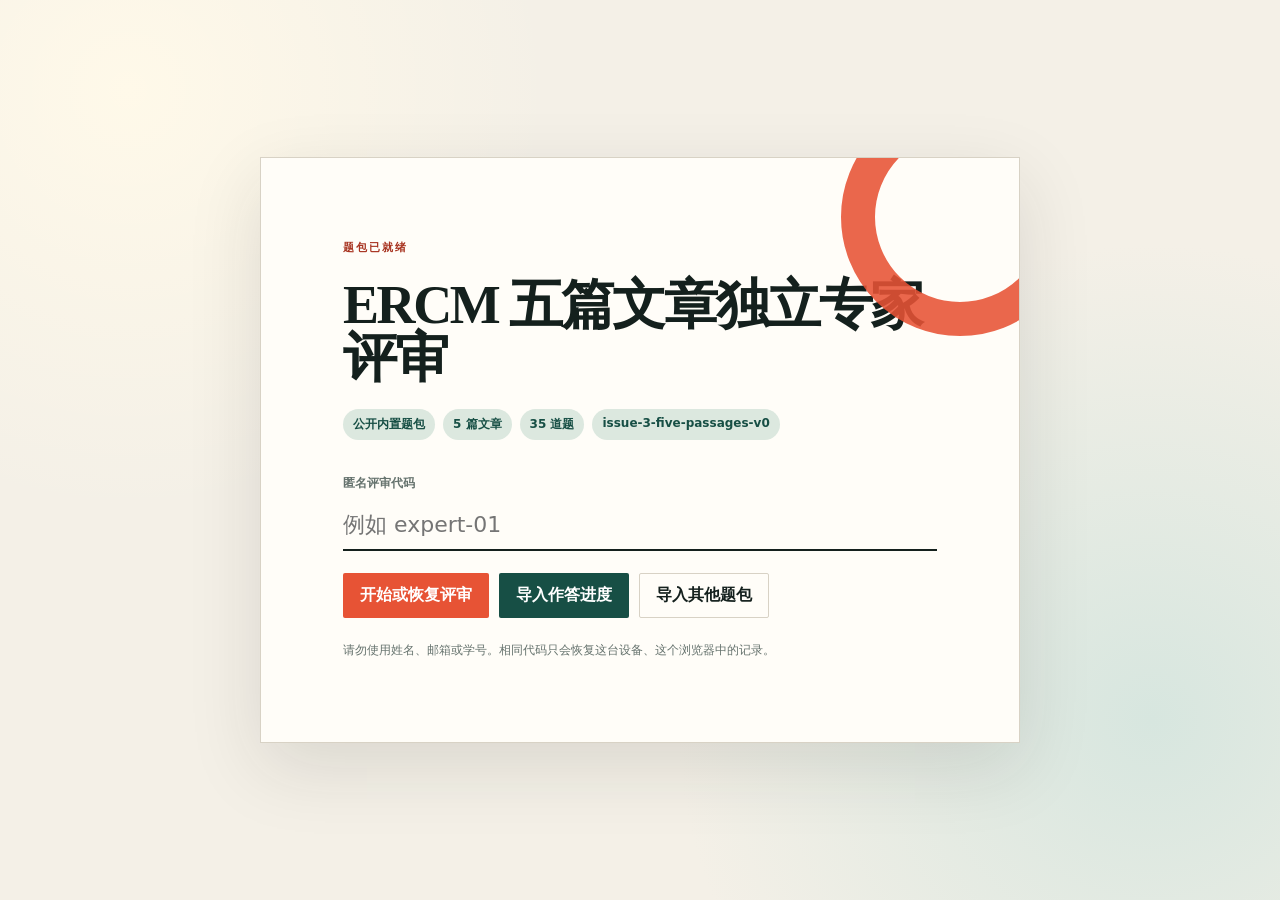
<file: index.html>
<!doctype html>
<html lang="zh-CN">
  <head>
    <meta charset="UTF-8" />
    <meta name="viewport" content="width=device-width, initial-scale=1.0" />
    <meta name="description" content="内置五篇文章与 35 道原题、本地保存评审记录的独立专家评审工具" />
    <title>ERCM 独立专家评审</title>
    <script type="module" crossorigin src="./assets/index-CSqqLOHK.js"></script>
    <link rel="stylesheet" crossorigin href="./assets/index-BlU2Rbqc.css">
  </head>
  <body>
    <div id="root"></div>
  </body>
</html>
</file>
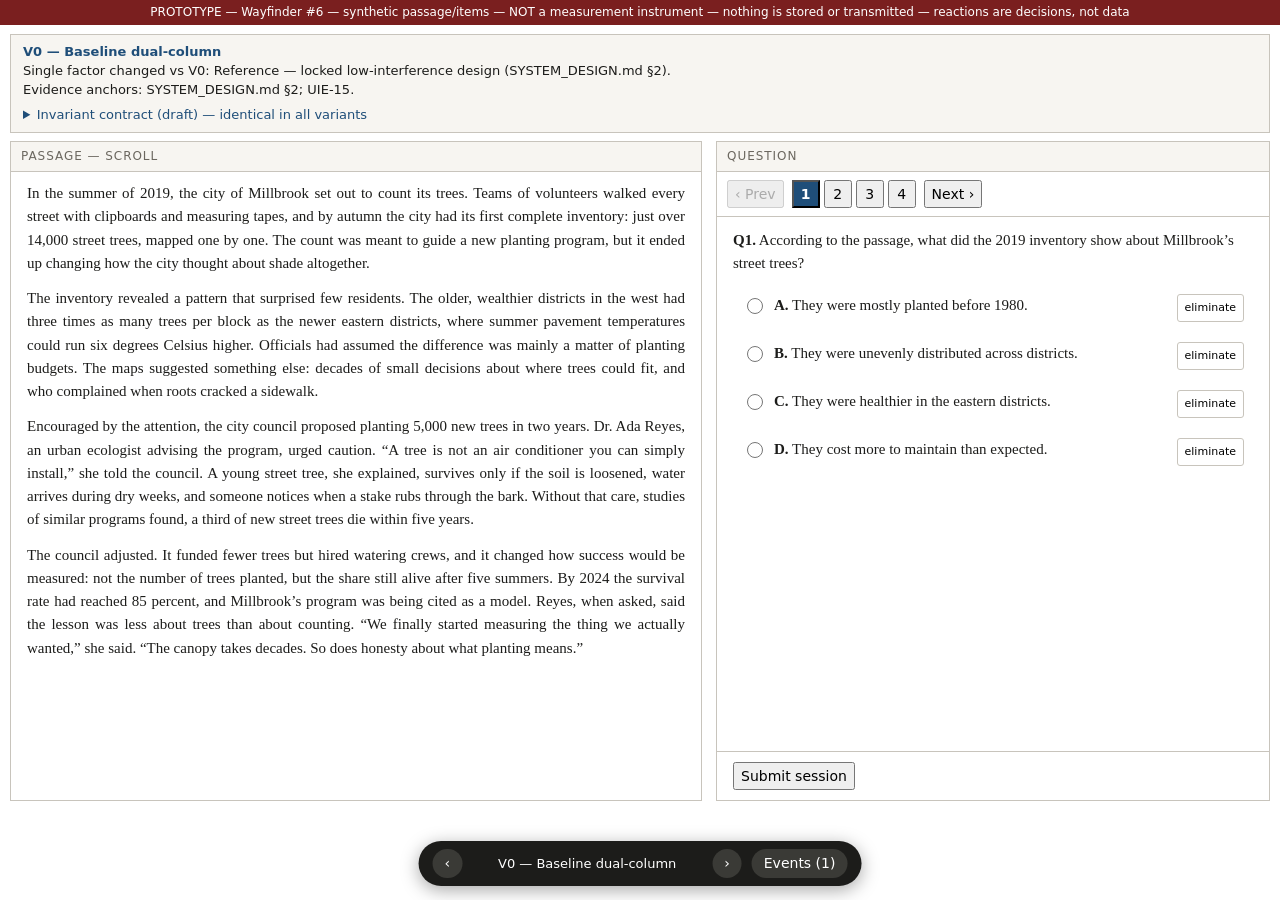
<file: tmp/prototypes/issue-6-ui-variants/index.html>
<!DOCTYPE html>
<!--
  PROTOTYPE — Wayfinder issue #6 (Freeze baseline UI variants and invariant instrument behavior)
  Question answered: which single-factor answer-UI variants are worth freezing as candidates,
  and what stays invariant across all of them.
  Six variants of one reading answer UI, switchable via ?v=0..5 and the floating bottom bar.
  Throwaway: no persistence, no network, synthetic passage/items. Reactions are decisions, not data.
-->
<html lang="en">
<head>
<meta charset="utf-8">
<meta name="viewport" content="width=device-width, initial-scale=1">
<link rel="icon" href="data:,">
<title>PROTOTYPE #6 — baseline answer-UI variants</title>
<style>
  :root { --line:#c8c4bc; --ink:#1c1c1a; --mut:#6b675f; --accent:#1f4e79; --panel:#f7f5f1; }
  * { box-sizing:border-box; }
  body { margin:0; font:15px/1.55 Georgia, 'Times New Roman', serif; color:var(--ink); background:#fff; }
  button { font:14px/1.2 system-ui, sans-serif; min-height:28px; min-width:28px; cursor:pointer; }
  button:focus-visible, input:focus-visible { outline:2px solid var(--accent); outline-offset:1px; }

  #proto-badge { position:fixed; top:0; left:0; right:0; z-index:30; background:#7a1f1f; color:#fff;
    font:12px/1.4 system-ui; padding:4px 10px; text-align:center; }
  #caption { margin:34px 10px 8px; padding:8px 12px; background:var(--panel); border:1px solid var(--line);
    font:13px/1.45 system-ui; }
  #caption b { color:var(--accent); }
  #caption details { margin-top:6px; }
  #caption summary { cursor:pointer; color:var(--accent); }
  #caption ul { margin:6px 0 2px; padding-left:18px; }

  #stage { margin:0 10px 90px; }

  /* V0 reference: dual column */
  .cols { display:flex; gap:14px; height:calc(100vh - 240px); min-height:420px; }
  .cols .passage { flex:1.25; }
  .cols .question { flex:1; }
  .stack { display:flex; flex-direction:column; gap:14px; }
  .stack .passage { max-height:42vh; }
  .side { display:flex; gap:14px; height:calc(100vh - 240px); min-height:420px; }
  .side nav { display:flex; flex-direction:column; gap:8px; padding:8px; border:1px solid var(--line); background:var(--panel); }
  .side .passage { flex:1.2; }
  .side .question { flex:1; }

  .pane { border:1px solid var(--line); background:#fff; display:flex; flex-direction:column; min-height:120px; }
  .pane h2 { margin:0; padding:6px 10px; font:12px/1.4 system-ui; letter-spacing:.08em; text-transform:uppercase;
    color:var(--mut); border-bottom:1px solid var(--line); background:var(--panel); display:flex; justify-content:space-between; align-items:center; }
  .passage-body { overflow-y:auto; padding:10px 16px 24px; flex:1; }
  .passage-body p { margin:0 0 12px; text-align:justify; }
  .underline { text-decoration:underline 2px #b3541e; text-underline-offset:3px; cursor:pointer; }
  #ul-btn { position:absolute; z-index:20; font:12px/1 system-ui; padding:4px 8px; background:var(--accent); color:#fff; border:0; border-radius:3px; }

  .qbar { display:flex; gap:8px; align-items:center; padding:8px 10px; border-bottom:1px solid var(--line); flex-wrap:wrap; }
  .qbar .nums { display:flex; gap:4px; }
  .qbar .cur { font-weight:700; }
  .qbar button[aria-current="true"] { background:var(--accent); color:#fff; }
  .qbody { padding:10px 16px; overflow-y:auto; flex:1; }
  .stem { margin:2px 0 10px; }
  .opt { display:flex; align-items:flex-start; gap:8px; padding:7px 8px; border:1px solid transparent; border-radius:4px; margin-bottom:4px; }
  .opt:hover { background:#f2efe9; }
  .opt input { margin-top:4px; width:16px; height:16px; }
  .opt .txt { flex:1; }
  .opt .elim { font:11px/1 system-ui; padding:5px 7px; border:1px solid var(--line); background:#fff; border-radius:3px; }
  .opt.eliminated .txt { text-decoration:line-through; color:var(--mut); }
  .opt[draggable="true"] { cursor:grab; }
  #tray { margin:10px 16px; padding:8px; border:2px dashed var(--line); border-radius:6px; min-height:44px; font:13px system-ui; }
  #tray.over { border-color:var(--accent); background:#eef3f8; }
  #tray .chip { display:inline-flex; gap:6px; align-items:center; margin:3px 5px 3px 0; padding:4px 8px; background:var(--panel); border:1px solid var(--line); border-radius:12px; }
  #tray .chip button { min-height:22px; min-width:22px; font-size:11px; padding:0 5px; }
  .timer { font:700 16px/1 system-ui; color:#7a1f1f; padding:2px 8px; border:1px solid #7a1f1f; border-radius:4px; }
  .submit-row { padding:10px 16px; border-top:1px solid var(--line); }
  .pagebar { display:flex; gap:10px; align-items:center; font:13px system-ui; }

  /* switcher + drawer */
  #switcher { position:fixed; bottom:14px; left:50%; transform:translateX(-50%); z-index:40;
    display:flex; gap:10px; align-items:center; background:#1c1c1a; color:#fff; border-radius:999px;
    padding:8px 14px; box-shadow:0 4px 18px rgba(0,0,0,.35); font:13px system-ui; }
  #switcher button { background:#3a3a36; color:#fff; border:0; border-radius:999px; padding:6px 12px; }
  #switcher #vlabel { min-width:230px; text-align:center; }
  #drawer { position:fixed; top:0; right:-520px; width:500px; max-width:95vw; height:100vh; z-index:50;
    background:#101010; color:#d7f7d7; transition:right .2s; display:flex; flex-direction:column; font:12px/1.5 ui-monospace,monospace; }
  #drawer.open { right:0; }
  #drawer header { padding:8px 10px; background:#1c1c1a; color:#fff; font:13px system-ui; display:flex; gap:8px; align-items:center; flex-wrap:wrap; }
  #drawer header button { font-size:12px; }
  #derived { padding:6px 10px; background:#22221f; color:#ffd; border-bottom:1px solid #333; white-space:pre-wrap; }
  #events { flex:1; overflow-y:auto; padding:8px 10px; white-space:pre-wrap; word-break:break-all; }

  @media (max-width: 880px) {
    .cols, .side { flex-direction:column; height:auto; }
    .cols .passage, .side .passage { max-height:40vh; }
    .side nav { flex-direction:row; }
  }
</style>
</head>
<body>
<div id="proto-badge">PROTOTYPE — Wayfinder #6 — synthetic passage/items — NOT a measurement instrument — nothing is stored or transmitted — reactions are decisions, not data</div>
<div id="caption"></div>
<div id="stage"></div>

<div id="switcher" aria-label="prototype variant switcher">
  <button id="prev" title="previous variant (←)">‹</button>
  <span id="vlabel"></span>
  <button id="next" title="next variant (→)">›</button>
  <button id="evbtn">Events (0)</button>
</div>

<div id="drawer" aria-label="canonical event log">
  <header>
    <strong>Raw events — canonical V1 vocabulary, append-only</strong>
    <button id="dl">Download JSONL</button>
    <button id="close">Close</button>
    <span style="flex-basis:100%; color:#9a968e;">Identical emitter in every variant. Variant switching is prototype chrome, not an instrument event; each switch starts a new synthetic session. Absent pointer/scroll events are design-dependent states, not errors.</span>
  </header>
  <div id="derived"></div>
  <div id="events"></div>
</div>

<script>
"use strict";
/* ---------------- content: synthetic, written for this prototype ---------------- */
const PASSAGE = [
  ["P1", "In the summer of 2019, the city of Millbrook set out to count its trees. Teams of volunteers walked every street with clipboards and measuring tapes, and by autumn the city had its first complete inventory: just over 14,000 street trees, mapped one by one. The count was meant to guide a new planting program, but it ended up changing how the city thought about shade altogether."],
  ["P2", "The inventory revealed a pattern that surprised few residents. The older, wealthier districts in the west had three times as many trees per block as the newer eastern districts, where summer pavement temperatures could run six degrees Celsius higher. Officials had assumed the difference was mainly a matter of planting budgets. The maps suggested something else: decades of small decisions about where trees could fit, and who complained when roots cracked a sidewalk."],
  ["P3", "Encouraged by the attention, the city council proposed planting 5,000 new trees in two years. Dr. Ada Reyes, an urban ecologist advising the program, urged caution. “A tree is not an air conditioner you can simply install,” she told the council. A young street tree, she explained, survives only if the soil is loosened, water arrives during dry weeks, and someone notices when a stake rubs through the bark. Without that care, studies of similar programs found, a third of new street trees die within five years."],
  ["P4", "The council adjusted. It funded fewer trees but hired watering crews, and it changed how success would be measured: not the number of trees planted, but the share still alive after five summers. By 2024 the survival rate had reached 85 percent, and Millbrook’s program was being cited as a model. Reyes, when asked, said the lesson was less about trees than about counting. “We finally started measuring the thing we actually wanted,” she said. “The canopy takes decades. So does honesty about what planting means.”"]
];
const QUESTIONS = [
  { id:"Q1", stem:"According to the passage, what did the 2019 inventory show about Millbrook’s street trees?",
    options:["They were mostly planted before 1980.","They were unevenly distributed across districts.","They were healthier in the eastern districts.","They cost more to maintain than expected."], answer:"B" },
  { id:"Q2", stem:"In paragraph 3, Dr. Reyes says “a tree is not an air conditioner you can simply install.” She means that a tree —",
    options:["cools the air less effectively than a machine.","is too expensive for most city programs.","provides benefits only if it receives continuing care.","should be planted indoors rather than on streets."], answer:"C" },
  { id:"Q3", stem:"It can be inferred that the council changed its success measure because the number of trees planted —",
    options:["had been exaggerated by earlier inventories.","did not show whether the trees were actually surviving.","was too difficult for volunteers to verify.","compared unfavorably with wealthier districts."], answer:"B" },
  { id:"Q4", stem:"Which statement best expresses the main idea of the passage?",
    options:["Volunteers can conduct surveys as reliably as professionals.","Eastern districts need trees more urgently than western ones.","A city’s tree program improved once it measured survival rather than promises.","Street trees usually die within five years of planting."], answer:"C" }
];
const OPT_IDS = ["A","B","C","D"];

/* ---------------- variants: each differs from V0 by exactly one factor ---------------- */
const VARIANTS = {
  0: { name:"Baseline dual-column",
       factor:"Reference — locked low-interference design (SYSTEM_DESIGN.md §2).",
       anchors:"SYSTEM_DESIGN.md §2; UIE-15", note:"" },
  1: { name:"Stacked layout",
       factor:"Spatial arrangement: side-by-side columns → vertically stacked panes (changes scroll demand and split-attention direction; also the 320px reflow end-state).",
       anchors:"UIE-24, UIE-34, UIE-37", note:"" },
  2: { name:"Sidebar navigation",
       factor:"Navigation scheme: inline Prev/Next + number row → persistent question-list sidebar (changes navigation affordance and access demand).",
       anchors:"UIE-03, UIE-04, UIE-56", note:"" },
  3: { name:"Paginated passage",
       factor:"Passage navigation: continuous independent scroll → discrete pages.",
       anchors:"UIE-12, UIE-56",
       note:"Page turns produce NO canonical V1 event — the vocabulary has no passage-page event. Adding one is an instrument-contract change (schema version), not a UI tweak. The visibly thinner log is the trade-off to judge." },
  4: { name:"Drag-to-eliminate",
       factor:"Elimination response format: button toggle → drag-to-tray, PLUS the WCAG-mandated single-pointer alternative (the V0 button stays).",
       anchors:"UIE-01/02, UIE-23, UIE-31/35, UIE-58",
       note:"SC 2.5.7 forces the alternative path; that path is itself a different response format whose process/product comparability cannot be assumed — it must be measured (UIE-23)." },
  5: { name:"Visible countdown",
       factor:"Timing display: no timer → visible countdown (no enforcement in this prototype).",
       anchors:"UIE-25, UIE-46/50, UIE-61",
       note:"Whether baseline is timed at all, the limit value, display style, and any 'essential' exception under SC 2.2.1 are construct claims that must be frozen in the instrument contract — this variant exists to make that decision concrete." }
};
const INVARIANTS = [
  "Canonical V1 event vocabulary + fields (wall_time, mono_ms, sequence, type+schema version, semantic object IDs, UI/layout context, producer version); append-only; raw events carry no cognitive labels.",
  "One question displayed at a time; displayed_question_id is UI context, never evidence about what the student is thinking.",
  "Free navigation (Prev/Next + direct jump), free answer change, eliminate/restore; no forced order, no per-item submit, no explanation/confidence prompts (COL-L2 stays research-only).",
  "No correctness feedback, scores, hints, or adaptivity anywhere.",
  "Passage actions (selection, underline, scroll) are never auto-attributed to the displayed question.",
  "Missing signals are design-dependent states, not instrument errors: an absent pointer/scroll stream is recorded as such, never imputed.",
  "Variants may not introduce new event types; needing one means changing the instrument contract and schema version (V3 demonstrates this).",
  "WCAG 2.2 floor: SC 2.5.7 (any drag has a single-pointer alternative), SC 1.4.10 (reflow without two-dimensional scroll at 320 CSS px equivalent), SC 2.2.1 (any time limit adjustable; 'essential' exception = recorded construct claim), SC 2.5.8 (pointer targets ≥ 24×24 CSS px)."
];

/* ---------------- state ---------------- */
let variant = "0";
let cur = 0;                       // question index
let answers = {};                  // qid -> option letter
let eliminated = {};               // qid -> Set(letter)
let page = 0;                      // V3 passage page
let uidSeq = 0;
let log = [];
let seq = 0;
let timerLeft = 600, timerId = null;

const $ = s => document.querySelector(s);
const layoutMode = () => (matchMedia("(max-width: 880px)").matches ? "stacked-reflow" : (variant === "1" ? "stacked" : variant === "2" ? "sidebar" : "dual"));

function emit(type, objects, extra) {
  log.push({
    seq: ++seq,
    wall_time: new Date().toISOString(),
    mono_ms: +performance.now().toFixed(1),
    type, schema: "ercm.raw.v1",
    objects: objects || {},
    context: Object.assign({ variant: "V" + variant, displayed_question_id: QUESTIONS[cur].id, layout_mode: layoutMode(), passage_page: variant === "3" ? page + 1 : null }, extra || {}),
    producer: "ui-variant-prototype/0.1.0"
  });
  renderLog();
}

/* ---------------- rendering ---------------- */
function render() {
  const v = VARIANTS[variant];
  $("#caption").innerHTML =
    "<b>V" + variant + " — " + v.name + "</b><br>Single factor changed vs V0: " + v.factor +
    "<br>Evidence anchors: " + v.anchors + "." +
    (v.note ? "<br><b>Note:</b> " + v.note : "") +
    "<details><summary>Invariant contract (draft) — identical in all variants</summary><ul>" +
    INVARIANTS.map(i => "<li>" + i + "</li>").join("") + "</ul></details>";

  const cls = variant === "1" ? "stack" : variant === "2" ? "side" : "cols";
  $("#stage").innerHTML =
    '<div class="' + cls + '">' +
    (variant === "2" ? sidebarHtml() : "") +
    '<section class="pane passage" data-zone="passage"><h2>Passage' + (variant === "3" ? " — paged" : " — scroll") + pageBarHtml() + "</h2>" +
    '<div class="passage-body" id="pbody">' + passageHtml() + "</div></section>" +
    '<section class="pane question" data-zone="question"><h2>Question' + (variant === "5" ? ' <span class="timer" id="timer">10:00</span>' : "") + "</h2>" +
    (variant === "2" ? "" : qbarHtml()) +
    '<div class="qbody">' + questionHtml() + "</div>" +
    (variant === "4" ? '<div id="tray" data-zone="tray">Eliminated options — drag here</div>' : "") +
    '<div class="submit-row"><button id="submit">Submit session</button></div></section></div>';

  wire();
  $("#vlabel").textContent = "V" + variant + " — " + v.name;
  if (variant === "5") startTimer();
}

function pageBarHtml() {
  if (variant !== "3") return "";
  return ' <span class="pagebar"><button id="pg-prev" ' + (page === 0 ? "disabled" : "") + ">‹</button> Page " + (page + 1) + " of 2 <button id=\"pg-next\" " + (page === 1 ? "disabled" : "") + ">›</button></span>";
}
function passageHtml() {
  const ps = variant === "3" ? PASSAGE.slice(page * 2, page * 2 + 2) : PASSAGE;
  return ps.map(p => '<p data-pid="' + p[0] + '">' + p[1] + "</p>").join("");
}
function sidebarHtml() {
  return "<nav>" + QUESTIONS.map((q, i) =>
    '<button data-nav="' + i + '" aria-current="' + (i === cur) + '">' + q.id + (answers[q.id] ? " ✓" : "") + "</button>").join("") + "</nav>";
}
function qbarHtml() {
  return '<div class="qbar"><button id="q-prev" ' + (cur === 0 ? "disabled" : "") + ">‹ Prev</button>" +
    '<span class="nums">' + QUESTIONS.map((q, i) => '<button data-nav="' + i + '" class="' + (i === cur ? "cur" : "") + '" aria-current="' + (i === cur) + '">' + (i + 1) + "</button>").join("") + "</span>" +
    '<button id="q-next" ' + (cur === QUESTIONS.length - 1 ? "disabled" : "") + ">Next ›</button></div>";
}
function questionHtml() {
  const q = QUESTIONS[cur];
  const elim = eliminated[q.id] || new Set();
  return '<div class="stem"><b>' + q.id + ".</b> " + q.stem + "</div>" +
    q.options.map((t, i) => {
      const L = OPT_IDS[i];
      return '<label class="opt' + (elim.has(L) ? " eliminated" : "") + '" data-opt="' + L + '"' + (variant === "4" ? ' draggable="true"' : "") + ">" +
        '<input type="radio" name="' + q.id + '" value="' + L + '"' + (answers[q.id] === L ? " checked" : "") + ">" +
        '<span class="txt"><b>' + L + ".</b> " + t + "</span>" +
        '<button type="button" class="elim" data-elim="' + L + '">' + (elim.has(L) ? "restore" : "eliminate") + "</button></label>";
    }).join("");
}

/* ---------------- wiring ---------------- */
function wire() {
  const q = QUESTIONS[cur];
  $("#submit").onclick = () => {
    if (confirm("Submit session? (prototype — nothing is stored or transmitted)"))
      emit("session_submitted", { answered: Object.keys(answers).length, of: QUESTIONS.length });
  };
  const nav = (to, mech) => {
    if (to === cur) return;
    emit("question_navigated", { from: q.id, to: QUESTIONS[to].id }, { mechanism: mech });
    cur = to; render();
  };
  document.querySelectorAll("[data-nav]").forEach(b => b.onclick = () => nav(+b.dataset.nav, variant === "2" ? "sidebar" : "number"));
  const pv = $("#q-prev"), nx = $("#q-next");
  if (pv) pv.onclick = () => nav(cur - 1, "prev");
  if (nx) nx.onclick = () => nav(cur + 1, "next");

  document.querySelectorAll('.opt input[type=radio]').forEach(r => r.onchange = () => {
    const prev = answers[q.id] || null;
    answers[q.id] = r.value;
    emit("answer_option_clicked", { question_id: q.id, option_id: r.value, previous_option_id: prev });
    if (variant === "2") render(); // refresh sidebar status
  });
  const toggleElim = (L, mech) => {
    const set = eliminated[q.id] || (eliminated[q.id] = new Set());
    const now = !set.has(L);
    now ? set.add(L) : set.delete(L);
    emit("option_elimination_toggled", { question_id: q.id, option_id: L, eliminated: now }, { mechanism: mech });
    render();
  };
  document.querySelectorAll("[data-elim]").forEach(b => b.onclick = e => { e.preventDefault(); toggleElim(b.dataset.elim, "button"); });

  if (variant === "4") {
    document.querySelectorAll(".opt").forEach(row => {
      row.addEventListener("dragstart", e => e.dataTransfer.setData("text/plain", row.dataset.opt));
    });
    const tray = $("#tray");
    tray.addEventListener("dragover", e => { e.preventDefault(); tray.classList.add("over"); });
    tray.addEventListener("dragleave", () => tray.classList.remove("over"));
    tray.addEventListener("drop", e => {
      e.preventDefault(); tray.classList.remove("over");
      const L = e.dataTransfer.getData("text/plain");
      if (OPT_IDS.includes(L) && !(eliminated[q.id] || new Set()).has(L)) toggleElim(L, "drag");
    });
    renderTray();
  }

  if (variant === "3") {
    const pp = $("#pg-prev"), pn = $("#pg-next");
    if (pp) pp.onclick = () => { page = 0; render(); }; // no canonical event: deliberate (see caption note)
    if (pn) pn.onclick = () => { page = 1; render(); };
  } else {
    const body = $("#pbody");
    let scrollT = null;
    body.addEventListener("scroll", () => {
      const now = performance.now();
      if (!body._lastS || now - body._lastS > 200) {
        body._lastS = now;
        emit("passage_scroll_sampled", { passage_id: "PASS-1", scroll_top: Math.round(body.scrollTop), max_scroll: Math.round(body.scrollHeight - body.clientHeight) });
      }
      clearTimeout(scrollT);
      scrollT = setTimeout(() => emit("passage_scroll_ended", { passage_id: "PASS-1", scroll_top: Math.round(body.scrollTop), max_scroll: Math.round(body.scrollHeight - body.clientHeight) }), 300);
    });
  }

  // text selection + underline (passage actions; never attributed to displayed question)
  const body = $("#pbody");
  body.addEventListener("mouseup", () => {
    const sel = getSelection();
    const old = $("#ul-btn"); if (old) old.remove();
    if (!sel || sel.isCollapsed) return;
    const range = sel.getRangeAt(0);
    const p = range.startContainer.parentElement && range.startContainer.parentElement.closest("p[data-pid]");
    if (!p || !body.contains(range.commonAncestorContainer)) return;
    if (range.startContainer.parentElement.classList && range.startContainer.parentElement.classList.contains("underline")) return;
    const txt = sel.toString();
    if (!txt.trim()) return;
    const r = range.cloneRange(); r.selectNodeContents(p); r.setEnd(range.startContainer, range.startOffset);
    const start = r.toString().length;
    emit("text_selection_committed", { passage_id: "PASS-1", paragraph_id: p.dataset.pid, start_offset: start, end_offset: start + txt.length, text_length: txt.length });
    const rect = range.getBoundingClientRect(), br = body.getBoundingClientRect();
    const btn = document.createElement("button");
    btn.id = "ul-btn"; btn.textContent = "Underline";
    btn.style.left = (rect.left - br.left + body.scrollLeft) + "px";
    btn.style.top = (rect.bottom - br.top + body.scrollTop + 4) + "px";
    btn.onclick = () => {
      const span = document.createElement("span");
      span.className = "underline"; span.dataset.uid = "U" + (++uidSeq);
      try { range.surroundContents(span); } catch (e) { btn.remove(); return; } // cross-node selection: prototype limitation
      emit("underline_created", { annotation_id: span.dataset.uid, passage_id: "PASS-1", paragraph_id: p.dataset.pid, start_offset: start, end_offset: start + txt.length });
      btn.remove(); sel.removeAllRanges();
    };
    body.appendChild(btn);
  });
  body.addEventListener("click", e => {
    const u = e.target.closest(".underline");
    if (!u) return;
    const p = u.closest("p[data-pid]");
    emit("underline_removed", { annotation_id: u.dataset.uid, passage_id: "PASS-1", paragraph_id: p ? p.dataset.pid : null });
    u.replaceWith(...u.childNodes);
  });
}

function renderTray() {
  const q = QUESTIONS[cur], set = eliminated[q.id] || new Set();
  const tray = $("#tray");
  tray.innerHTML = "Eliminated options — drag here ";
  set.forEach(L => {
    const chip = document.createElement("span");
    chip.className = "chip";
    chip.innerHTML = q.id + "·" + L + ' <button data-restore="' + L + '">restore</button>';
    tray.appendChild(chip);
  });
  tray.querySelectorAll("[data-restore]").forEach(b => b.onclick = () => {
    eliminated[q.id].delete(b.dataset.restore);
    emit("option_elimination_toggled", { question_id: q.id, option_id: b.dataset.restore, eliminated: false }, { mechanism: "button" });
    render();
  });
}

function startTimer() {
  clearInterval(timerId); timerLeft = 600;
  timerId = setInterval(() => {
    timerLeft = Math.max(0, timerLeft - 1);
    const el = $("#timer");
    if (el) el.textContent = String(Math.floor(timerLeft / 60)).padStart(2, "0") + ":" + String(timerLeft % 60).padStart(2, "0");
    if (timerLeft === 0) clearInterval(timerId); // no enforcement: policy is an open contract question
  }, 1000);
}

/* ---------------- ambient instrumentation: identical across variants ---------------- */
let lastPointer = 0, idleFired = false;
document.addEventListener("pointermove", e => {
  const now = performance.now();
  if (now - lastPointer < 250) return;
  lastPointer = now; idleFired = false;
  const zone = (e.target.closest && e.target.closest("[data-zone]")) ? e.target.closest("[data-zone]").dataset.zone : "other";
  emit("pointer_sampled", { x: Math.round(e.clientX), y: Math.round(e.clientY), over: zone, active: true });
});
setInterval(() => {
  if (!idleFired && performance.now() - lastPointer > 3000 && lastPointer > 0) {
    idleFired = true;
    emit("pointer_sampled", { active: false }); // pointer absence is a normal state (UIE-13), recorded once per idle stretch
  }
}, 1000);

let resizeT = null;
addEventListener("resize", () => {
  clearTimeout(resizeT);
  resizeT = setTimeout(() => emit("viewport_changed", { width: innerWidth, height: innerHeight }), 300);
});
let lastLayout = null;
matchMedia("(max-width: 880px)").addEventListener("change", () => {
  const m = layoutMode();
  if (lastLayout && lastLayout !== m) emit("layout_changed", { from: lastLayout, to: m, cause: "reflow" });
  lastLayout = m;
});
document.addEventListener("visibilitychange", () =>
  emit("visibility_changed", { state: document.visibilityState }));

/* ---------------- log drawer + derived state ---------------- */
function derivedState() {
  let i = log.length - 1;
  while (i >= 0 && log[i].type !== "session_started") i--;
  const ev = log.slice(Math.max(0, i));
  const ans = {}, elim = {};
  let scrolls = 0, uls = 0;
  ev.forEach(e => {
    if (e.type === "answer_option_clicked") ans[e.objects.question_id] = e.objects.option_id;
    if (e.type === "option_elimination_toggled") {
      (elim[e.objects.question_id] = elim[e.objects.question_id] || new Set());
      e.objects.eliminated ? elim[e.objects.question_id].add(e.objects.option_id) : elim[e.objects.question_id].delete(e.objects.option_id);
    }
    if (e.type === "passage_scroll_sampled") scrolls++;
    if (e.type === "underline_created") uls++;
    if (e.type === "underline_removed") uls--;
  });
  return "Derived state (recomputable from events after last session_started):\n  answers: " +
    (QUESTIONS.map(q => q.id + "=" + (ans[q.id] || "–") + (elim[q.id] && elim[q.id].size ? " (elim " + [...elim[q.id]].join(",") + ")" : "")).join("  ")) +
    "\n  scroll samples: " + scrolls + " · open underlines: " + uls + " · events this session: " + ev.length;
}
function renderLog() {
  $("#evbtn").textContent = "Events (" + log.length + ")";
  $("#derived").textContent = derivedState();
  const el = $("#events");
  const atBottom = el.scrollHeight - el.scrollTop - el.clientHeight < 40;
  el.textContent = log.map(e => JSON.stringify(e)).join("\n");
  if (atBottom) el.scrollTop = el.scrollHeight;
}

/* ---------------- switcher ---------------- */
function setVariant(v) {
  clearInterval(timerId);
  variant = String((v + 6) % 6);
  cur = 0; answers = {}; eliminated = {}; page = 0;
  const u = new URL(location.href); u.searchParams.set("v", variant);
  history.replaceState(null, "", u);
  emit("session_started", { synthetic_content: true });
  render();
}
$("#prev").onclick = () => setVariant(+variant - 1);
$("#next").onclick = () => setVariant(+variant + 1);
document.addEventListener("keydown", e => {
  if (e.target.closest("input, textarea, [contenteditable]")) return;
  if (e.key === "ArrowLeft") setVariant(+variant - 1);
  if (e.key === "ArrowRight") setVariant(+variant + 1);
});
$("#evbtn").onclick = () => $("#drawer").classList.toggle("open");
$("#close").onclick = () => $("#drawer").classList.remove("open");
$("#dl").onclick = () => {
  const blob = new Blob([log.map(e => JSON.stringify(e)).join("\n")], { type: "application/jsonl" });
  const a = document.createElement("a");
  a.href = URL.createObjectURL(blob);
  a.download = "prototype-events-V" + variant + "-" + Date.now() + ".jsonl";
  a.click(); URL.revokeObjectURL(a.href);
};

/* ---------------- boot ---------------- */
variant = ["0","1","2","3","4","5"].includes(new URLSearchParams(location.search).get("v")) ? new URLSearchParams(location.search).get("v") : "0";
lastLayout = layoutMode();
emit("session_started", { synthetic_content: true });
render();
</script>
</body>
</html>
</file>
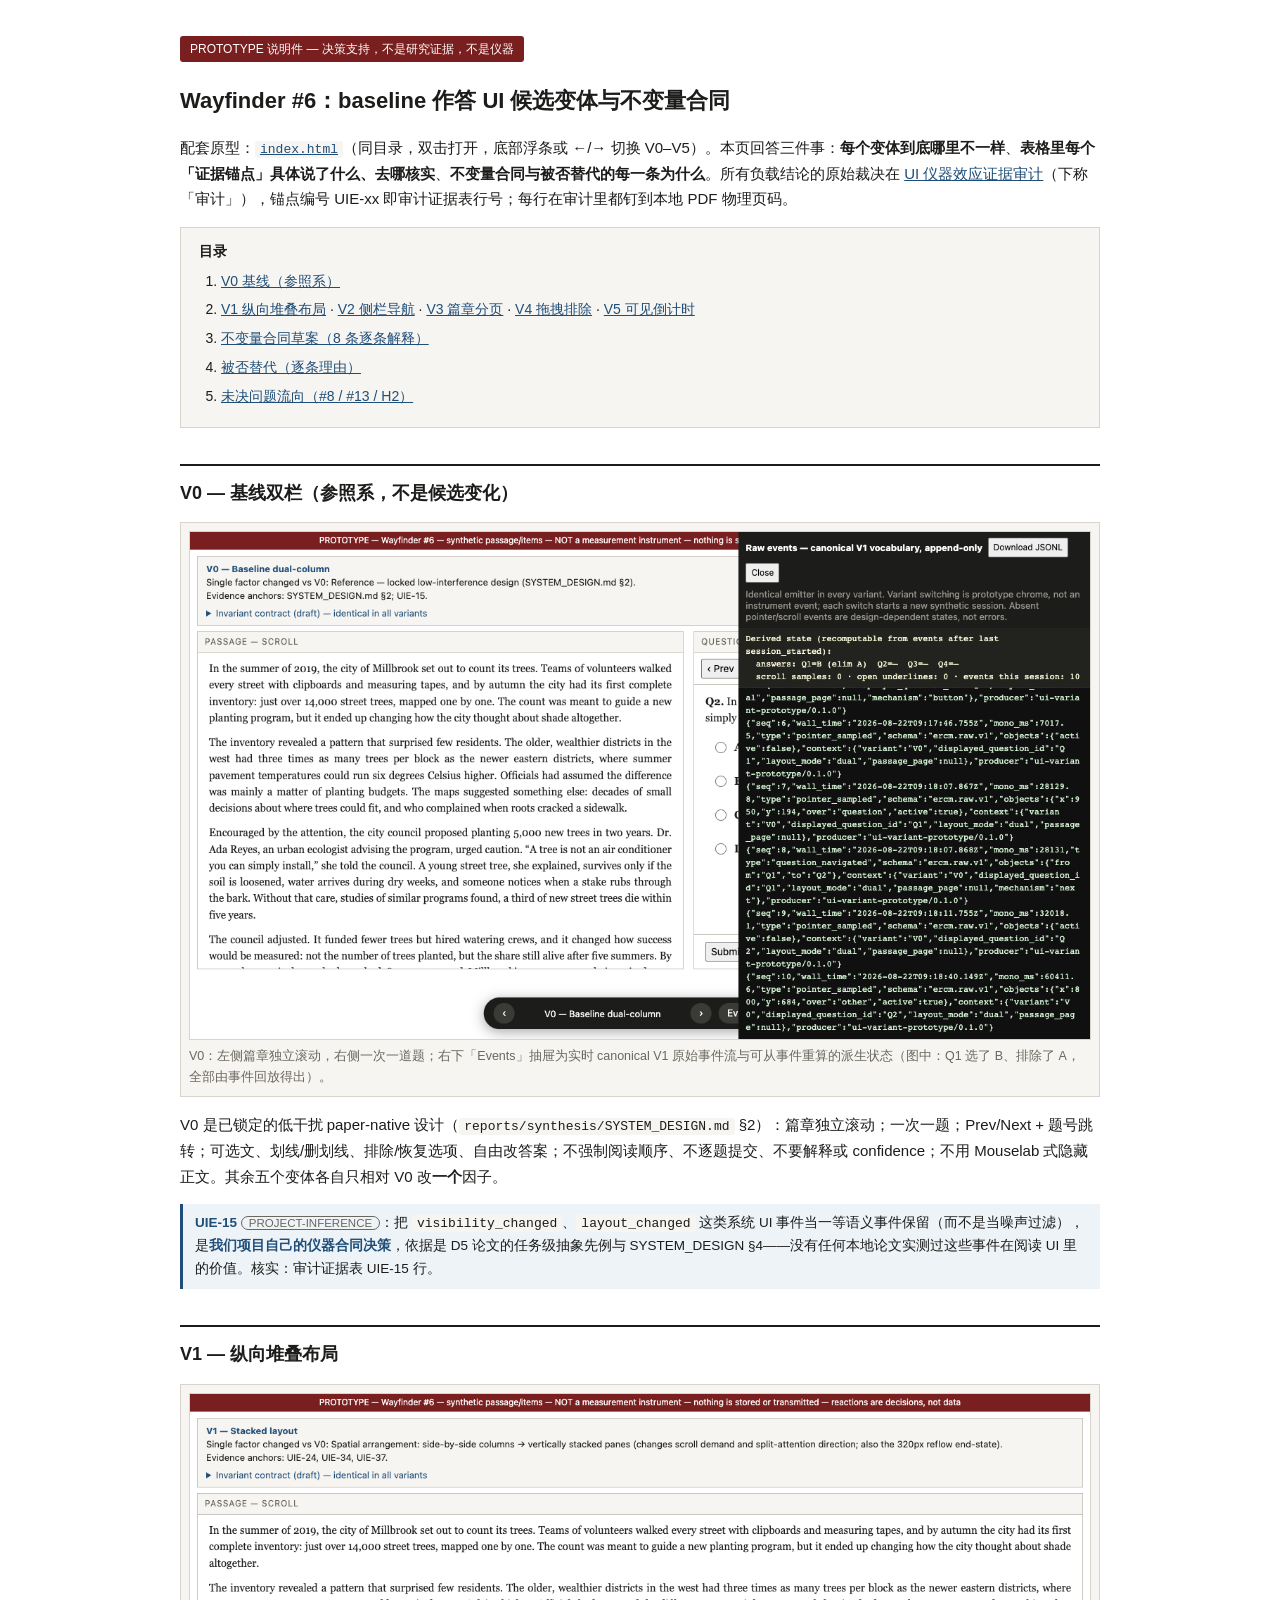
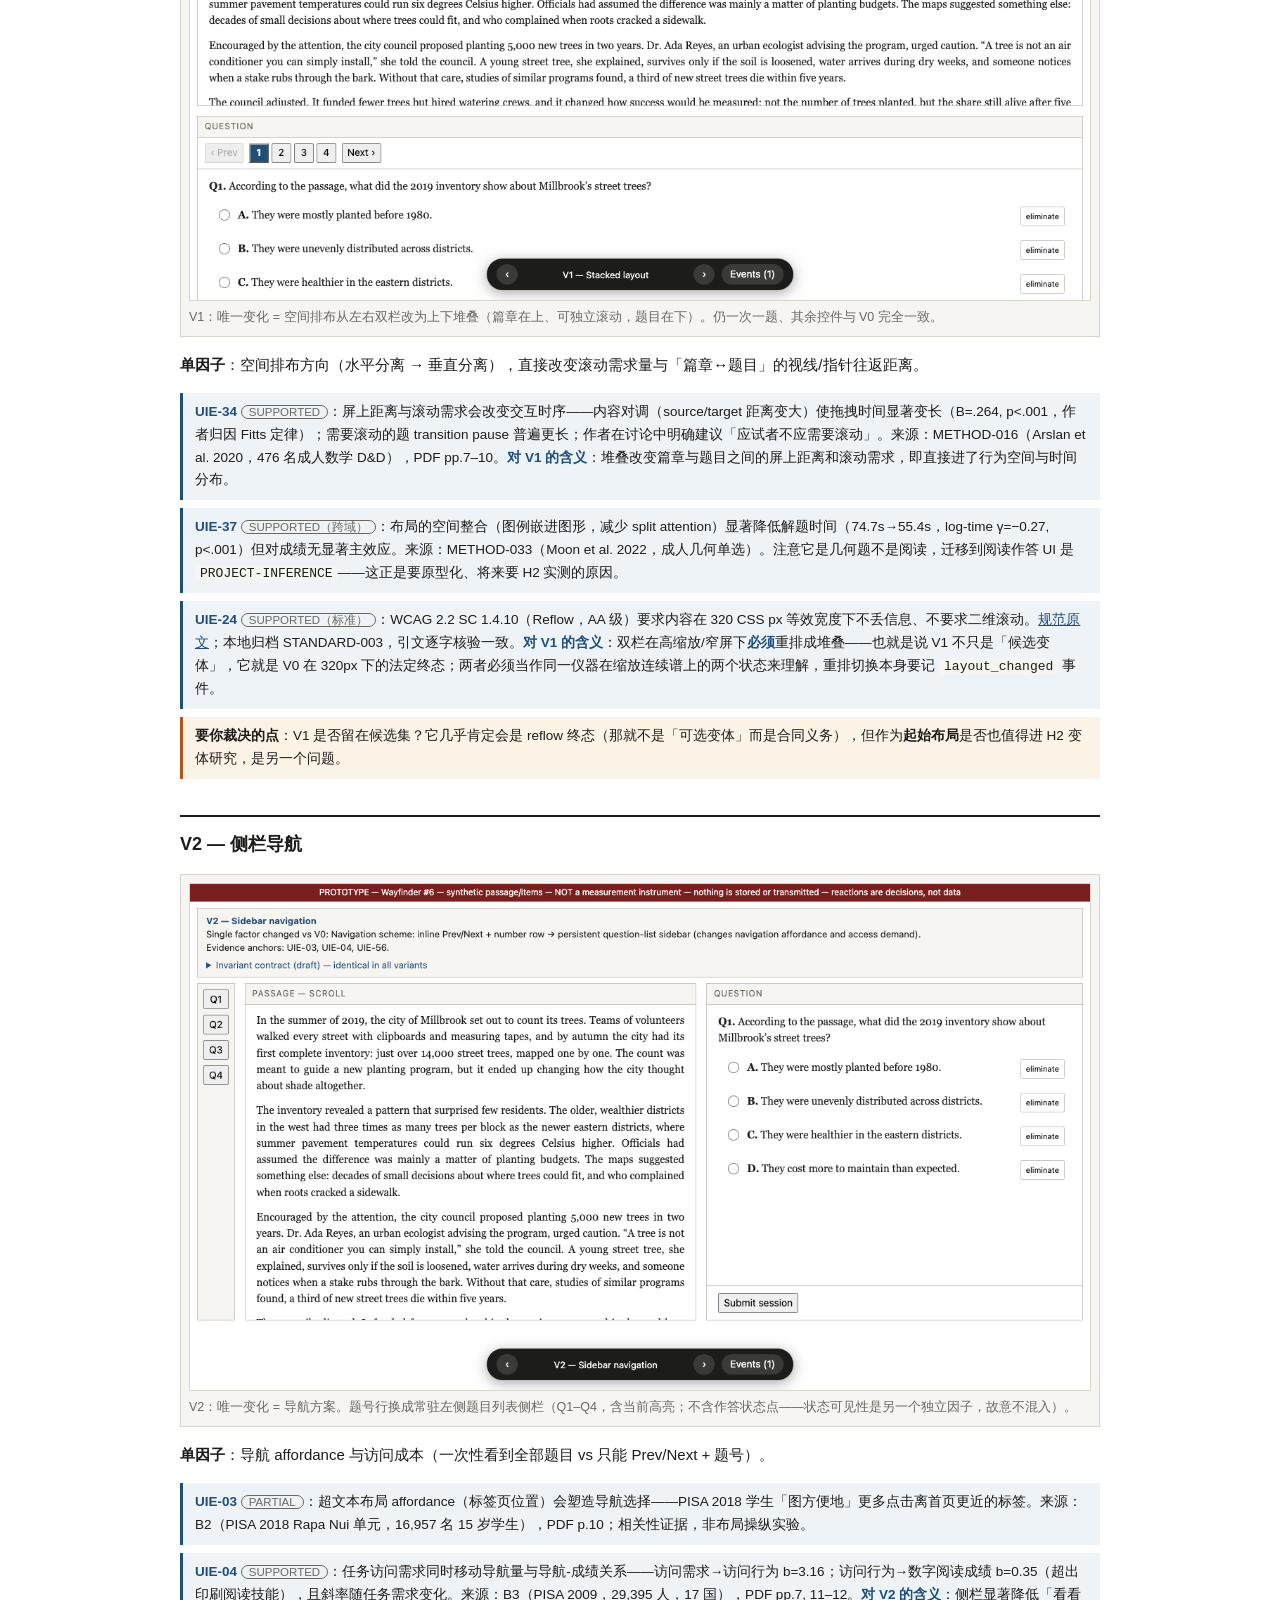
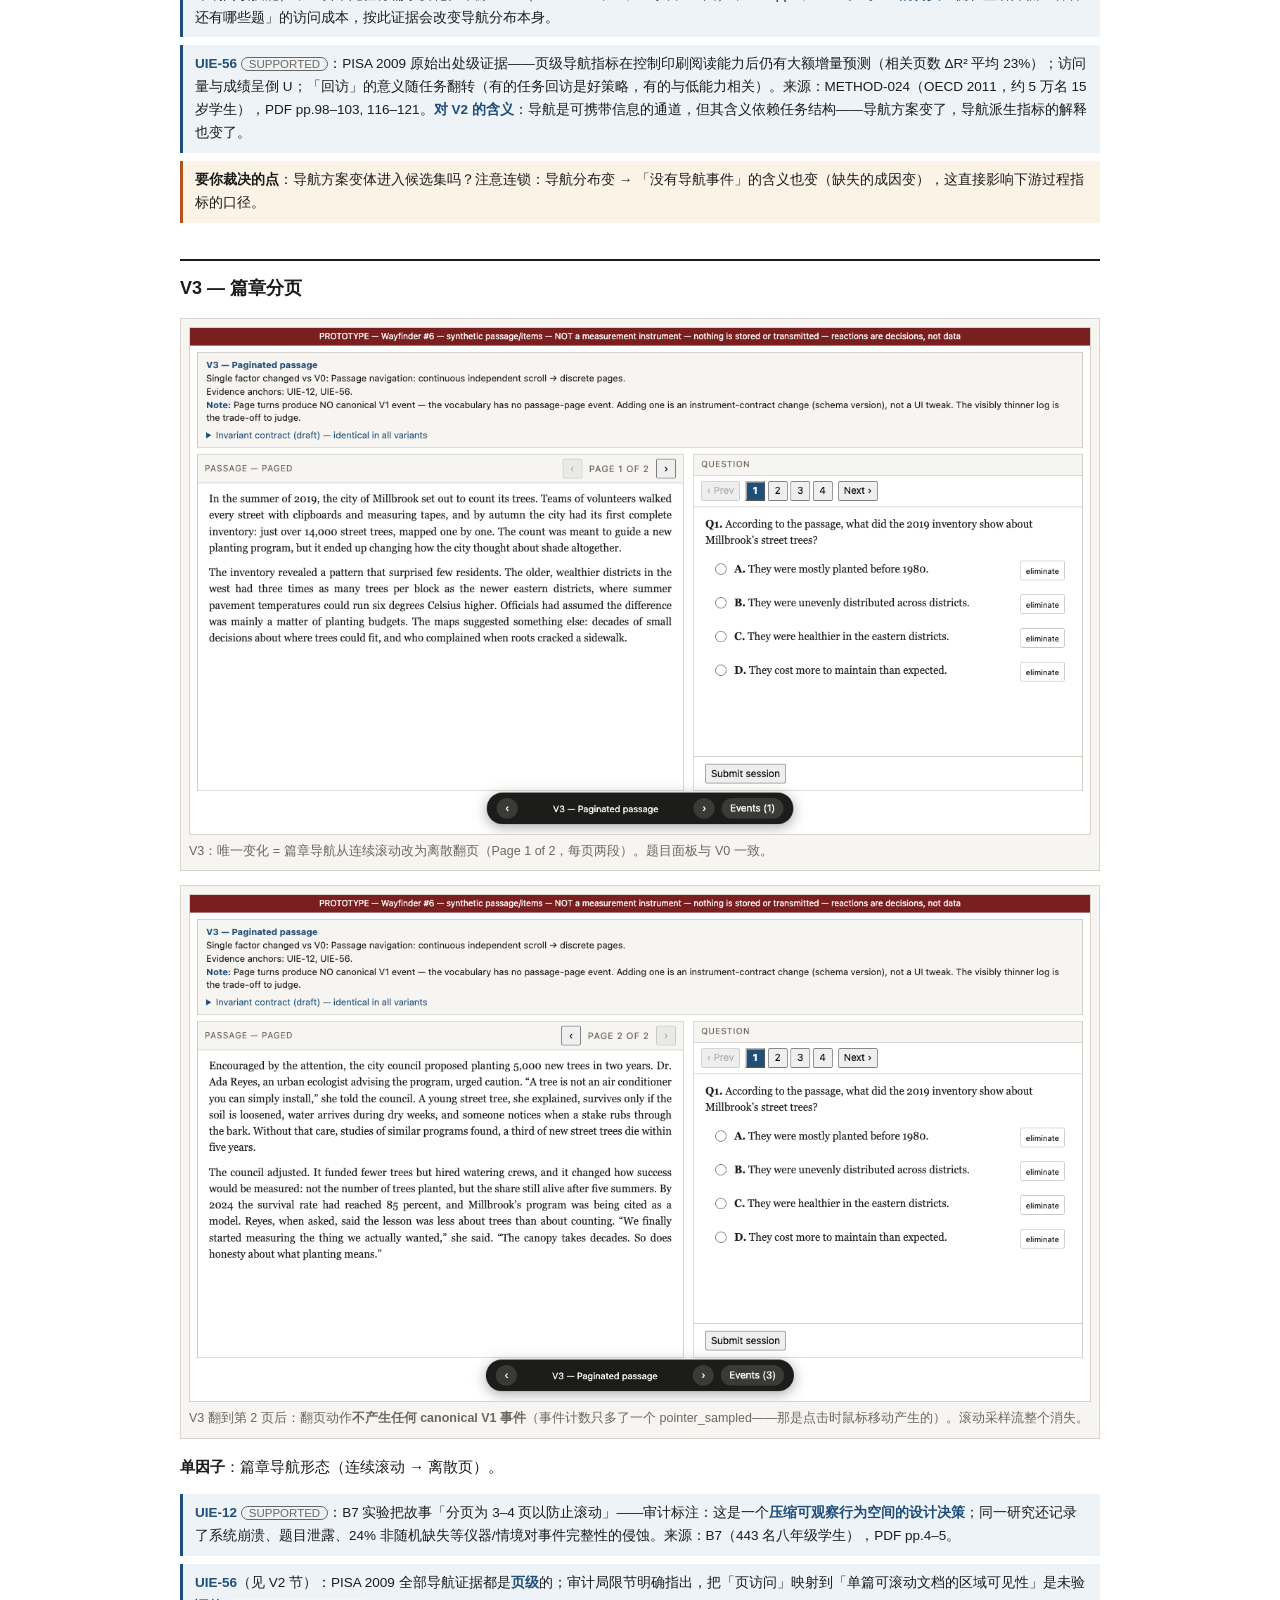
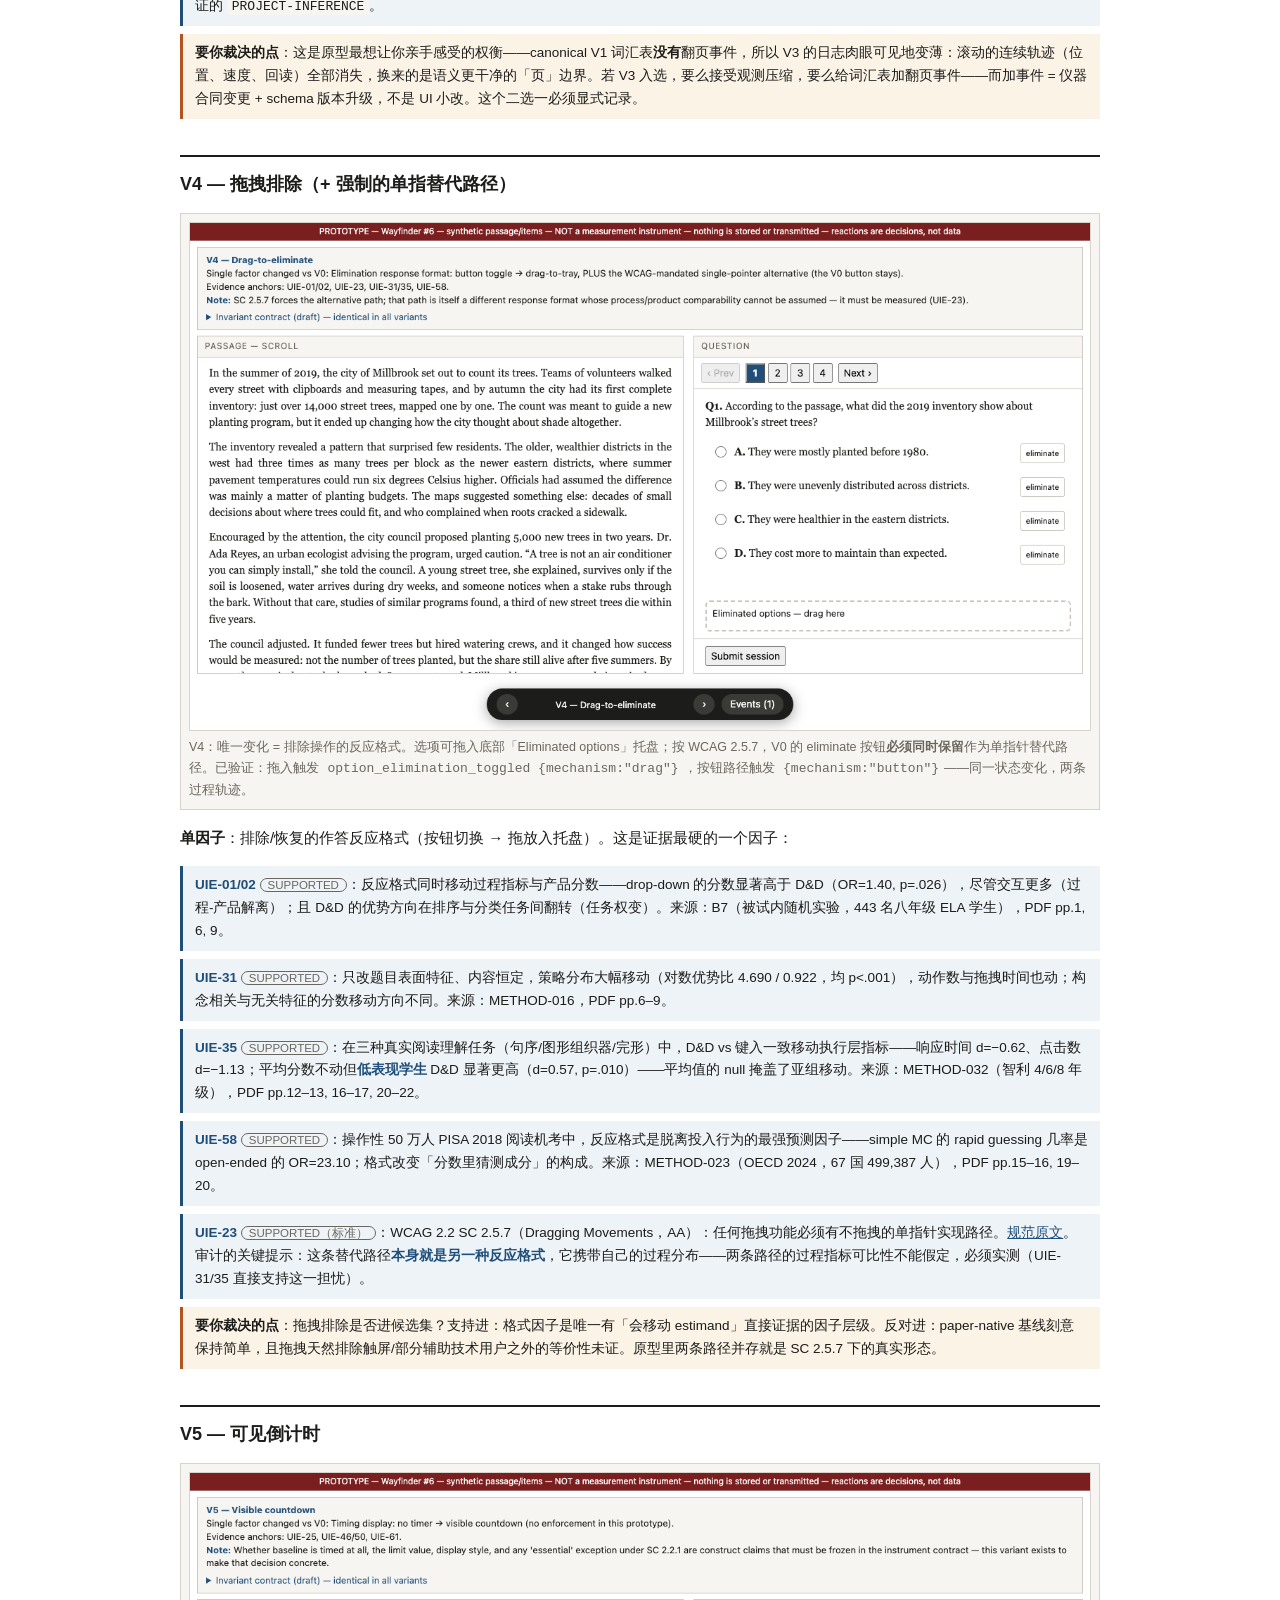
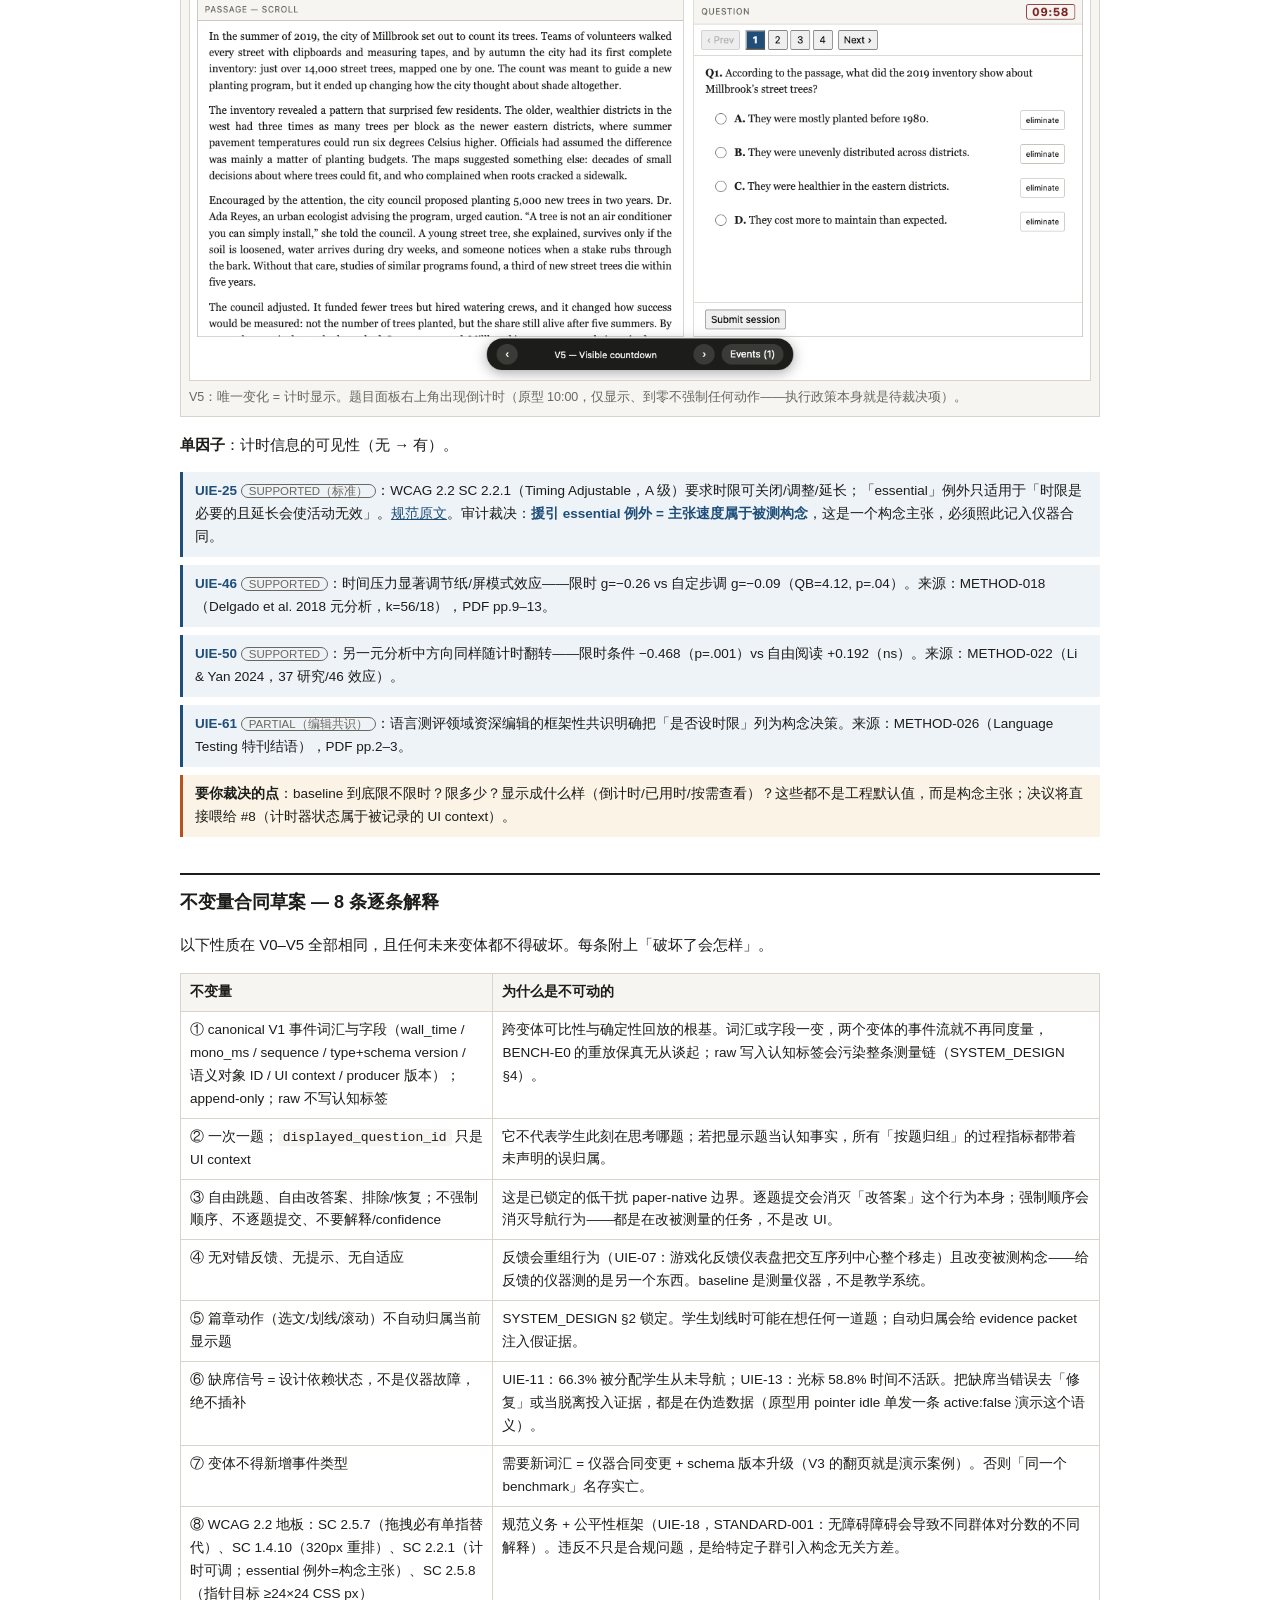
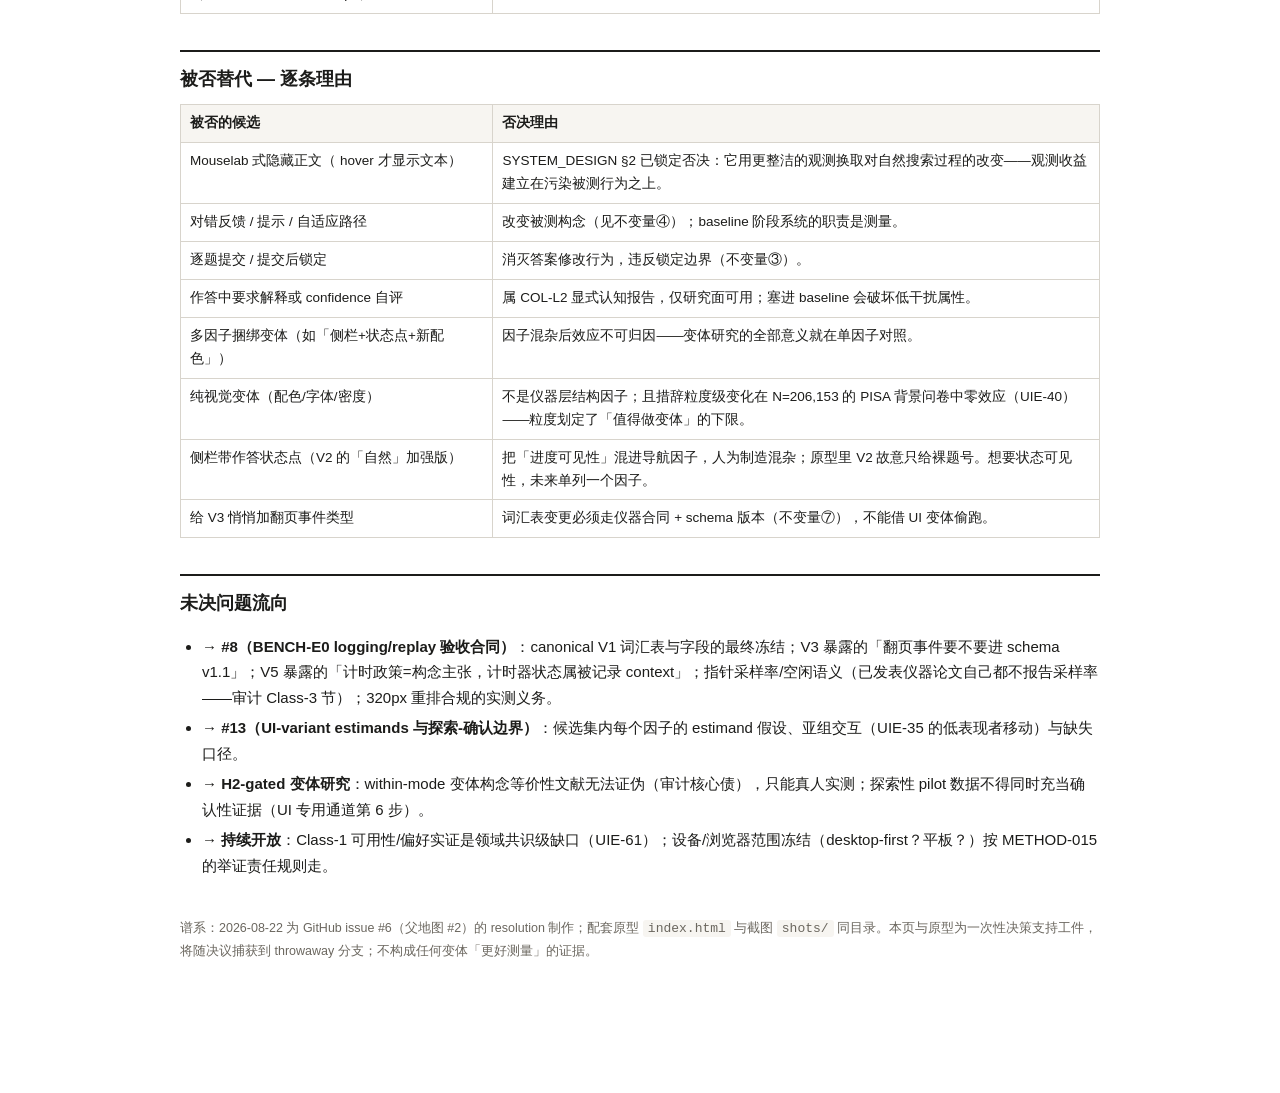
<file: tmp/prototypes/issue-6-ui-variants/explainer.html>
<!DOCTYPE html>
<!--
  EXPLAINER — Wayfinder issue #6 prototype companion.
  面向研究成员的图文说明：六个变体的单因子差异、证据锚点具体内容、不变量合同与被否替代。
  Throwaway decision-support artifact. Chinese member-facing; claim statuses stay in English.
-->
<html lang="zh-CN">
<head>
<meta charset="utf-8">
<meta name="viewport" content="width=device-width, initial-scale=1">
<link rel="icon" href="data:,">
<title>Wayfinder #6 变体原型说明 — 图文并茂版</title>
<style>
  :root { --line:#d8d4cc; --ink:#1c1c1a; --mut:#6b675f; --accent:#1f4e79; --panel:#f7f5f1; --warn:#7a1f1f; }
  * { box-sizing:border-box; }
  body { margin:0; font:15px/1.7 -apple-system, "PingFang SC", "Microsoft YaHei", sans-serif; color:var(--ink); background:#fff; }
  main { max-width:960px; margin:0 auto; padding:24px 20px 120px; }
  h1 { font-size:22px; margin:8px 0 4px; }
  h2 { font-size:18px; margin:36px 0 8px; padding-top:12px; border-top:2px solid var(--ink); }
  h3 { font-size:15px; margin:20px 0 6px; color:var(--accent); }
  .badge { background:var(--warn); color:#fff; font-size:12px; padding:3px 10px; border-radius:3px; display:inline-block; }
  .toc { background:var(--panel); border:1px solid var(--line); padding:12px 18px; font-size:14px; }
  .toc ol { margin:6px 0; padding-left:22px; }
  figure { margin:14px 0; border:1px solid var(--line); background:var(--panel); padding:8px; }
  figure img { width:100%; display:block; border:1px solid var(--line); background:#fff; }
  figcaption { font-size:12.5px; color:var(--mut); padding-top:6px; }
  table { border-collapse:collapse; width:100%; font-size:13.5px; margin:10px 0; }
  th, td { border:1px solid var(--line); padding:7px 9px; vertical-align:top; text-align:left; }
  th { background:var(--panel); }
  code { background:var(--panel); padding:1px 5px; border-radius:3px; font-size:13px; }
  .ev { background:#eef3f8; border-left:3px solid var(--accent); padding:8px 12px; margin:8px 0; font-size:13.5px; }
  .ev b { color:var(--accent); }
  .dec { background:#fbf3e6; border-left:3px solid #b3541e; padding:8px 12px; margin:8px 0; font-size:13.5px; }
  .tag { font-size:11.5px; border:1px solid var(--mut); color:var(--mut); border-radius:10px; padding:0 7px; white-space:nowrap; }
  a { color:var(--accent); }
  ul { padding-left:22px; }
  li { margin-bottom:5px; }
</style>
</head>
<body>
<main>
<p class="badge">PROTOTYPE 说明件 — 决策支持，不是研究证据，不是仪器</p>
<h1>Wayfinder #6：baseline 作答 UI 候选变体与不变量合同</h1>
<p>配套原型：<a href="index.html"><code>index.html</code></a>（同目录，双击打开，底部浮条或 ←/→ 切换 V0–V5）。本页回答三件事：<b>每个变体到底哪里不一样</b>、<b>表格里每个「证据锚点」具体说了什么、去哪核实</b>、<b>不变量合同与被否替代的每一条为什么</b>。所有负载结论的原始裁决在 <a href="https://github.com/wubq511/english-reading-cognitive-modeling/blob/main/reports/research/ui-instrument-effects-evidence-audit.md">UI 仪器效应证据审计</a>（下称「审计」），锚点编号 UIE-xx 即审计证据表行号；每行在审计里都钉到本地 PDF 物理页码。</p>

<nav class="toc"><b>目录</b>
<ol>
  <li><a href="#v0">V0 基线（参照系）</a></li>
  <li><a href="#v1">V1 纵向堆叠布局</a> · <a href="#v2">V2 侧栏导航</a> · <a href="#v3">V3 篇章分页</a> · <a href="#v4">V4 拖拽排除</a> · <a href="#v5">V5 可见倒计时</a></li>
  <li><a href="#inv">不变量合同草案（8 条逐条解释）</a></li>
  <li><a href="#rej">被否替代（逐条理由）</a></li>
  <li><a href="#down">未决问题流向（#8 / #13 / H2）</a></li>
</ol></nav>

<h2 id="v0">V0 — 基线双栏（参照系，不是候选变化）</h2>
<figure><img src="shots/v0-baseline-events-drawer.png" alt="V0 双栏基线与事件抽屉截图">
<figcaption>V0：左侧篇章独立滚动，右侧一次一道题；右下「Events」抽屉为实时 canonical V1 原始事件流与可从事件重算的派生状态（图中：Q1 选了 B、排除了 A，全部由事件回放得出）。</figcaption></figure>
<p>V0 是已锁定的低干扰 paper-native 设计（<code>reports/synthesis/SYSTEM_DESIGN.md</code> §2）：篇章独立滚动；一次一题；Prev/Next + 题号跳转；可选文、划线/删划线、排除/恢复选项、自由改答案；不强制阅读顺序、不逐题提交、不要解释或 confidence；不用 Mouselab 式隐藏正文。其余五个变体各自只相对 V0 改<b>一个</b>因子。</p>
<div class="ev"><b>UIE-15</b> <span class="tag">PROJECT-INFERENCE</span>：把 <code>visibility_changed</code>、<code>layout_changed</code> 这类系统 UI 事件当一等语义事件保留（而不是当噪声过滤），是<b>我们项目自己的仪器合同决策</b>，依据是 D5 论文的任务级抽象先例与 SYSTEM_DESIGN §4——没有任何本地论文实测过这些事件在阅读 UI 里的价值。核实：审计证据表 UIE-15 行。</div>

<h2 id="v1">V1 — 纵向堆叠布局</h2>
<figure><img src="shots/v1-stacked.png" alt="V1 纵向堆叠截图">
<figcaption>V1：唯一变化 = 空间排布从左右双栏改为上下堆叠（篇章在上、可独立滚动，题目在下）。仍一次一题、其余控件与 V0 完全一致。</figcaption></figure>
<p><b>单因子</b>：空间排布方向（水平分离 → 垂直分离），直接改变滚动需求量与「篇章↔题目」的视线/指针往返距离。</p>
<div class="ev"><b>UIE-34</b> <span class="tag">SUPPORTED</span>：屏上距离与滚动需求会改变交互时序——内容对调（source/target 距离变大）使拖拽时间显著变长（B=.264, p&lt;.001，作者归因 Fitts 定律）；需要滚动的题 transition pause 普遍更长；作者在讨论中明确建议「应试者不应需要滚动」。来源：METHOD-016（Arslan et al. 2020，476 名成人数学 D&D），PDF pp.7–10。<b>对 V1 的含义</b>：堆叠改变篇章与题目之间的屏上距离和滚动需求，即直接进了行为空间与时间分布。</div>
<div class="ev"><b>UIE-37</b> <span class="tag">SUPPORTED（跨域）</span>：布局的空间整合（图例嵌进图形，减少 split attention）显著降低解题时间（74.7s→55.4s，log-time γ=−0.27, p&lt;.001）但对成绩无显著主效应。来源：METHOD-033（Moon et al. 2022，成人几何单选）。注意它是几何题不是阅读，迁移到阅读作答 UI 是 <code>PROJECT-INFERENCE</code>——这正是要原型化、将来要 H2 实测的原因。</div>
<div class="ev"><b>UIE-24</b> <span class="tag">SUPPORTED（标准）</span>：WCAG 2.2 SC 1.4.10（Reflow，AA 级）要求内容在 320 CSS px 等效宽度下不丢信息、不要求二维滚动。<a href="https://www.w3.org/TR/WCAG22/#reflow">规范原文</a>；本地归档 STANDARD-003，引文逐字核验一致。<b>对 V1 的含义</b>：双栏在高缩放/窄屏下<b>必须</b>重排成堆叠——也就是说 V1 不只是「候选变体」，它就是 V0 在 320px 下的法定终态；两者必须当作同一仪器在缩放连续谱上的两个状态来理解，重排切换本身要记 <code>layout_changed</code> 事件。</div>
<div class="dec"><b>要你裁决的点</b>：V1 是否留在候选集？它几乎肯定会是 reflow 终态（那就不是「可选变体」而是合同义务），但作为<b>起始布局</b>是否也值得进 H2 变体研究，是另一个问题。</div>

<h2 id="v2">V2 — 侧栏导航</h2>
<figure><img src="shots/v2-sidebar.png" alt="V2 侧栏导航截图">
<figcaption>V2：唯一变化 = 导航方案。题号行换成常驻左侧题目列表侧栏（Q1–Q4，含当前高亮；不含作答状态点——状态可见性是另一个独立因子，故意不混入）。</figcaption></figure>
<p><b>单因子</b>：导航 affordance 与访问成本（一次性看到全部题目 vs 只能 Prev/Next + 题号）。</p>
<div class="ev"><b>UIE-03</b> <span class="tag">PARTIAL</span>：超文本布局 affordance（标签页位置）会塑造导航选择——PISA 2018 学生「图方便地」更多点击离首页更近的标签。来源：B2（PISA 2018 Rapa Nui 单元，16,957 名 15 岁学生），PDF p.10；相关性证据，非布局操纵实验。</div>
<div class="ev"><b>UIE-04</b> <span class="tag">SUPPORTED</span>：任务访问需求同时移动导航量与导航-成绩关系——访问需求→访问行为 b=3.16；访问行为→数字阅读成绩 b=0.35（超出印刷阅读技能），且斜率随任务需求变化。来源：B3（PISA 2009，29,395 人，17 国），PDF pp.7, 11–12。<b>对 V2 的含义</b>：侧栏显著降低「看看还有哪些题」的访问成本，按此证据会改变导航分布本身。</div>
<div class="ev"><b>UIE-56</b> <span class="tag">SUPPORTED</span>：PISA 2009 原始出处级证据——页级导航指标在控制印刷阅读能力后仍有大额增量预测（相关页数 ΔR² 平均 23%）；访问量与成绩呈倒 U；「回访」的意义随任务翻转（有的任务回访是好策略，有的与低能力相关）。来源：METHOD-024（OECD 2011，约 5 万名 15 岁学生），PDF pp.98–103, 116–121。<b>对 V2 的含义</b>：导航是可携带信息的通道，但其含义依赖任务结构——导航方案变了，导航派生指标的解释也变了。</div>
<div class="dec"><b>要你裁决的点</b>：导航方案变体进入候选集吗？注意连锁：导航分布变 → 「没有导航事件」的含义也变（缺失的成因变），这直接影响下游过程指标的口径。</div>

<h2 id="v3">V3 — 篇章分页</h2>
<figure><img src="shots/v3-paginated.png" alt="V3 分页截图">
<figcaption>V3：唯一变化 = 篇章导航从连续滚动改为离散翻页（Page 1 of 2，每页两段）。题目面板与 V0 一致。</figcaption></figure>
<figure><img src="shots/v3-page2.png" alt="V3 翻到第 2 页截图">
<figcaption>V3 翻到第 2 页后：翻页动作<b>不产生任何 canonical V1 事件</b>（事件计数只多了一个 pointer_sampled——那是点击时鼠标移动产生的）。滚动采样流整个消失。</figcaption></figure>
<p><b>单因子</b>：篇章导航形态（连续滚动 → 离散页）。</p>
<div class="ev"><b>UIE-12</b> <span class="tag">SUPPORTED</span>：B7 实验把故事「分页为 3–4 页以防止滚动」——审计标注：这是一个<b>压缩可观察行为空间的设计决策</b>；同一研究还记录了系统崩溃、题目泄露、24% 非随机缺失等仪器/情境对事件完整性的侵蚀。来源：B7（443 名八年级学生），PDF pp.4–5。</div>
<div class="ev"><b>UIE-56</b>（见 V2 节）：PISA 2009 全部导航证据都是<b>页级</b>的；审计局限节明确指出，把「页访问」映射到「单篇可滚动文档的区域可见性」是未验证的 <code>PROJECT-INFERENCE</code>。</div>
<div class="dec"><b>要你裁决的点</b>：这是原型最想让你亲手感受的权衡——canonical V1 词汇表<b>没有</b>翻页事件，所以 V3 的日志肉眼可见地变薄：滚动的连续轨迹（位置、速度、回读）全部消失，换来的是语义更干净的「页」边界。若 V3 入选，要么接受观测压缩，要么给词汇表加翻页事件——而加事件 = 仪器合同变更 + schema 版本升级，不是 UI 小改。这个二选一必须显式记录。</div>

<h2 id="v4">V4 — 拖拽排除（+ 强制的单指替代路径）</h2>
<figure><img src="shots/v4-drag-eliminate.png" alt="V4 拖拽排除截图">
<figcaption>V4：唯一变化 = 排除操作的反应格式。选项可拖入底部「Eliminated options」托盘；按 WCAG 2.5.7，V0 的 eliminate 按钮<b>必须同时保留</b>作为单指针替代路径。已验证：拖入触发 <code>option_elimination_toggled {mechanism:"drag"}</code>，按钮路径触发 <code>{mechanism:"button"}</code>——同一状态变化，两条过程轨迹。</figcaption></figure>
<p><b>单因子</b>：排除/恢复的作答反应格式（按钮切换 → 拖放入托盘）。这是证据最硬的一个因子：</p>
<div class="ev"><b>UIE-01/02</b> <span class="tag">SUPPORTED</span>：反应格式同时移动过程指标与产品分数——drop-down 的分数显著高于 D&D（OR=1.40, p=.026），尽管交互更多（过程-产品解离）；且 D&D 的优势方向在排序与分类任务间翻转（任务权变）。来源：B7（被试内随机实验，443 名八年级 ELA 学生），PDF pp.1, 6, 9。</div>
<div class="ev"><b>UIE-31</b> <span class="tag">SUPPORTED</span>：只改题目表面特征、内容恒定，策略分布大幅移动（对数优势比 4.690 / 0.922，均 p&lt;.001），动作数与拖拽时间也动；构念相关与无关特征的分数移动方向不同。来源：METHOD-016，PDF pp.6–9。</div>
<div class="ev"><b>UIE-35</b> <span class="tag">SUPPORTED</span>：在三种真实阅读理解任务（句序/图形组织器/完形）中，D&D vs 键入一致移动执行层指标——响应时间 d=−0.62、点击数 d=−1.13；平均分数不动但<b>低表现学生</b> D&D 显著更高（d=0.57, p=.010）——平均值的 null 掩盖了亚组移动。来源：METHOD-032（智利 4/6/8 年级），PDF pp.12–13, 16–17, 20–22。</div>
<div class="ev"><b>UIE-58</b> <span class="tag">SUPPORTED</span>：操作性 50 万人 PISA 2018 阅读机考中，反应格式是脱离投入行为的最强预测因子——simple MC 的 rapid guessing 几率是 open-ended 的 OR=23.10；格式改变「分数里猜测成分」的构成。来源：METHOD-023（OECD 2024，67 国 499,387 人），PDF pp.15–16, 19–20。</div>
<div class="ev"><b>UIE-23</b> <span class="tag">SUPPORTED（标准）</span>：WCAG 2.2 SC 2.5.7（Dragging Movements，AA）：任何拖拽功能必须有不拖拽的单指针实现路径。<a href="https://www.w3.org/TR/WCAG22/#dragging-movements">规范原文</a>。审计的关键提示：这条替代路径<b>本身就是另一种反应格式</b>，它携带自己的过程分布——两条路径的过程指标可比性不能假定，必须实测（UIE-31/35 直接支持这一担忧）。</div>
<div class="dec"><b>要你裁决的点</b>：拖拽排除是否进候选集？支持进：格式因子是唯一有「会移动 estimand」直接证据的因子层级。反对进：paper-native 基线刻意保持简单，且拖拽天然排除触屏/部分辅助技术用户之外的等价性未证。原型里两条路径并存就是 SC 2.5.7 下的真实形态。</div>

<h2 id="v5">V5 — 可见倒计时</h2>
<figure><img src="shots/v5-countdown.png" alt="V5 倒计时截图">
<figcaption>V5：唯一变化 = 计时显示。题目面板右上角出现倒计时（原型 10:00，仅显示、到零不强制任何动作——执行政策本身就是待裁决项）。</figcaption></figure>
<p><b>单因子</b>：计时信息的可见性（无 → 有）。</p>
<div class="ev"><b>UIE-25</b> <span class="tag">SUPPORTED（标准）</span>：WCAG 2.2 SC 2.2.1（Timing Adjustable，A 级）要求时限可关闭/调整/延长；「essential」例外只适用于「时限是必要的且延长会使活动无效」。<a href="https://www.w3.org/TR/WCAG22/#timing-adjustable">规范原文</a>。审计裁决：<b>援引 essential 例外 = 主张速度属于被测构念</b>，这是一个构念主张，必须照此记入仪器合同。</div>
<div class="ev"><b>UIE-46</b> <span class="tag">SUPPORTED</span>：时间压力显著调节纸/屏模式效应——限时 g=−0.26 vs 自定步调 g=−0.09（QB=4.12, p=.04）。来源：METHOD-018（Delgado et al. 2018 元分析，k=56/18），PDF pp.9–13。</div>
<div class="ev"><b>UIE-50</b> <span class="tag">SUPPORTED</span>：另一元分析中方向同样随计时翻转——限时条件 −0.468（p=.001）vs 自由阅读 +0.192（ns）。来源：METHOD-022（Li &amp; Yan 2024，37 研究/46 效应）。</div>
<div class="ev"><b>UIE-61</b> <span class="tag">PARTIAL（编辑共识）</span>：语言测评领域资深编辑的框架性共识明确把「是否设时限」列为构念决策。来源：METHOD-026（Language Testing 特刊结语），PDF pp.2–3。</div>
<div class="dec"><b>要你裁决的点</b>：baseline 到底限不限时？限多少？显示成什么样（倒计时/已用时/按需查看）？这些都不是工程默认值，而是构念主张；决议将直接喂给 #8（计时器状态属于被记录的 UI context）。</div>

<h2 id="inv">不变量合同草案 — 8 条逐条解释</h2>
<p>以下性质在 V0–V5 全部相同，且任何未来变体都不得破坏。每条附上「破坏了会怎样」。</p>
<table>
<tr><th style="width:34%">不变量</th><th>为什么是不可动的</th></tr>
<tr><td>① canonical V1 事件词汇与字段（wall_time / mono_ms / sequence / type+schema version / 语义对象 ID / UI context / producer 版本）；append-only；raw 不写认知标签</td><td>跨变体可比性与确定性回放的根基。词汇或字段一变，两个变体的事件流就不再同度量，BENCH-E0 的重放保真无从谈起；raw 写入认知标签会污染整条测量链（SYSTEM_DESIGN §4）。</td></tr>
<tr><td>② 一次一题；<code>displayed_question_id</code> 只是 UI context</td><td>它不代表学生此刻在思考哪题；若把显示题当认知事实，所有「按题归组」的过程指标都带着未声明的误归属。</td></tr>
<tr><td>③ 自由跳题、自由改答案、排除/恢复；不强制顺序、不逐题提交、不要解释/confidence</td><td>这是已锁定的低干扰 paper-native 边界。逐题提交会消灭「改答案」这个行为本身；强制顺序会消灭导航行为——都是在改被测量的任务，不是改 UI。</td></tr>
<tr><td>④ 无对错反馈、无提示、无自适应</td><td>反馈会重组行为（UIE-07：游戏化反馈仪表盘把交互序列中心整个移走）且改变被测构念——给反馈的仪器测的是另一个东西。baseline 是测量仪器，不是教学系统。</td></tr>
<tr><td>⑤ 篇章动作（选文/划线/滚动）不自动归属当前显示题</td><td>SYSTEM_DESIGN §2 锁定。学生划线时可能在想任何一道题；自动归属会给 evidence packet 注入假证据。</td></tr>
<tr><td>⑥ 缺席信号 = 设计依赖状态，不是仪器故障，绝不插补</td><td>UIE-11：66.3% 被分配学生从未导航；UIE-13：光标 58.8% 时间不活跃。把缺席当错误去「修复」或当脱离投入证据，都是在伪造数据（原型用 pointer idle 单发一条 active:false 演示这个语义）。</td></tr>
<tr><td>⑦ 变体不得新增事件类型</td><td>需要新词汇 = 仪器合同变更 + schema 版本升级（V3 的翻页就是演示案例）。否则「同一个 benchmark」名存实亡。</td></tr>
<tr><td>⑧ WCAG 2.2 地板：SC 2.5.7（拖拽必有单指替代）、SC 1.4.10（320px 重排）、SC 2.2.1（计时可调；essential 例外=构念主张）、SC 2.5.8（指针目标 ≥24×24 CSS px）</td><td>规范义务 + 公平性框架（UIE-18，STANDARD-001：无障碍障碍会导致不同群体对分数的不同解释）。违反不只是合规问题，是给特定子群引入构念无关方差。</td></tr>
</table>

<h2 id="rej">被否替代 — 逐条理由</h2>
<table>
<tr><th style="width:34%">被否的候选</th><th>否决理由</th></tr>
<tr><td>Mouselab 式隐藏正文（ hover 才显示文本）</td><td>SYSTEM_DESIGN §2 已锁定否决：它用更整洁的观测换取对自然搜索过程的改变——观测收益建立在污染被测行为之上。</td></tr>
<tr><td>对错反馈 / 提示 / 自适应路径</td><td>改变被测构念（见不变量④）；baseline 阶段系统的职责是测量。</td></tr>
<tr><td>逐题提交 / 提交后锁定</td><td>消灭答案修改行为，违反锁定边界（不变量③）。</td></tr>
<tr><td>作答中要求解释或 confidence 自评</td><td>属 COL-L2 显式认知报告，仅研究面可用；塞进 baseline 会破坏低干扰属性。</td></tr>
<tr><td>多因子捆绑变体（如「侧栏+状态点+新配色」）</td><td>因子混杂后效应不可归因——变体研究的全部意义就在单因子对照。</td></tr>
<tr><td>纯视觉变体（配色/字体/密度）</td><td>不是仪器层结构因子；且措辞粒度级变化在 N=206,153 的 PISA 背景问卷中零效应（UIE-40）——粒度划定了「值得做变体」的下限。</td></tr>
<tr><td>侧栏带作答状态点（V2 的「自然」加强版）</td><td>把「进度可见性」混进导航因子，人为制造混杂；原型里 V2 故意只给裸题号。想要状态可见性，未来单列一个因子。</td></tr>
<tr><td>给 V3 悄悄加翻页事件类型</td><td>词汇表变更必须走仪器合同 + schema 版本（不变量⑦），不能借 UI 变体偷跑。</td></tr>
</table>

<h2 id="down">未决问题流向</h2>
<ul>
<li><b>→ #8（BENCH-E0 logging/replay 验收合同）</b>：canonical V1 词汇表与字段的最终冻结；V3 暴露的「翻页事件要不要进 schema v1.1」；V5 暴露的「计时政策=构念主张，计时器状态属被记录 context」；指针采样率/空闲语义（已发表仪器论文自己都不报告采样率——审计 Class-3 节）；320px 重排合规的实测义务。</li>
<li><b>→ #13（UI-variant estimands 与探索-确认边界）</b>：候选集内每个因子的 estimand 假设、亚组交互（UIE-35 的低表现者移动）与缺失口径。</li>
<li><b>→ H2-gated 变体研究</b>：within-mode 变体构念等价性文献无法证伪（审计核心债），只能真人实测；探索性 pilot 数据不得同时充当确认性证据（UI 专用通道第 6 步）。</li>
<li><b>→ 持续开放</b>：Class-1 可用性/偏好实证是领域共识级缺口（UIE-61）；设备/浏览器范围冻结（desktop-first？平板？）按 METHOD-015 的举证责任规则走。</li>
</ul>

<p style="color:var(--mut); font-size:12.5px; margin-top:40px;">谱系：2026-08-22 为 GitHub issue #6（父地图 #2）的 resolution 制作；配套原型 <code>index.html</code> 与截图 <code>shots/</code> 同目录。本页与原型为一次性决策支持工件，将随决议捕获到 throwaway 分支；不构成任何变体「更好测量」的证据。</p>
</main>
</body>
</html>
</file>
<file: assets/index-BlU2Rbqc.css>
:root{--ink:#14201d;--muted:#66736e;--paper:#f4f0e7;--panel:#fffdf8;--line:#d8d2c5;--accent:#e75335;--accent-dark:#a83421;--green:#174f45;--green-soft:#dce8df;--shadow:0 24px 70px #1d231f1f}*{box-sizing:border-box}html{background:var(--paper);color:var(--ink);font-family:Inter,ui-sans-serif,system-ui,-apple-system,BlinkMacSystemFont,Segoe UI,sans-serif}body{margin:0}button,input,select,textarea{font:inherit}button{cursor:pointer}button:disabled{cursor:not-allowed;opacity:.35}.welcome-shell{background:radial-gradient(circle at 10% 10%, #fff9e9 0, transparent 30%), radial-gradient(circle at 90% 80%, #d7e6df 0, transparent 35%), var(--paper);place-items:center;min-height:100vh;padding:40px 20px;display:grid}.welcome-card{background:var(--panel);border:1px solid var(--line);width:min(940px,100%);box-shadow:var(--shadow);padding:clamp(34px,7vw,82px);position:relative;overflow:hidden}.welcome-card:after{content:"";border:34px solid var(--accent);opacity:.88;border-radius:50%;width:170px;height:170px;position:absolute;top:-60px;right:-60px}.welcome-card.compact{max-width:760px}.eyebrow{letter-spacing:.18em;text-transform:uppercase;color:var(--accent-dark);font-size:11px;font-weight:800}.welcome-card h1{letter-spacing:-.045em;max-width:750px;margin:24px 0;font-family:Georgia,Times New Roman,serif;font-size:clamp(42px,7vw,74px);line-height:.98}.welcome-card.compact h1{font-size:clamp(34px,5vw,54px)}.lede{color:#4f5a56;max-width:650px;font-size:19px;line-height:1.7}.privacy-grid{background:var(--line);border:1px solid var(--line);grid-template-columns:repeat(3,1fr);gap:1px;margin:44px 0;display:grid}.privacy-grid>div{background:var(--panel);padding:22px}.privacy-grid span{color:var(--accent);margin-bottom:20px;font-family:Georgia,serif;font-style:italic;display:block}.privacy-grid strong{font-size:16px;display:block}.privacy-grid p{color:var(--muted);margin:8px 0 0;font-size:14px}.fineprint{max-width:680px;color:var(--muted);margin:22px 0 0;font-size:12px;line-height:1.7}.fineprint code{background:#eee8da;padding:2px 5px}.primary,.secondary,.ghost{border:1px solid #0000;border-radius:2px;padding:11px 16px;font-weight:750;transition:all .15s}.primary{background:var(--accent);color:#fff}.primary:hover{background:var(--accent-dark)}.secondary{background:var(--green);color:#fff}.secondary:hover{background:#0d3a32}.ghost{color:var(--ink);border-color:var(--line);background:0 0}.ghost:hover{background:#eee9dd}.large{padding:16px 24px;font-size:16px}.small{padding:8px 11px;font-size:12px}.button-row{flex-wrap:wrap;gap:10px;margin-top:22px;display:flex}.field-label{color:var(--muted);margin:35px 0 8px;font-size:12px;font-weight:800;display:block}.reviewer-entry{border:0;border-bottom:2px solid var(--ink);background:0 0;outline:none;width:100%;padding:12px 0;font-size:22px}.pack-facts{flex-wrap:wrap;gap:8px;display:flex}.pack-facts span,.reviewer-chip{background:var(--green-soft);color:var(--green);border-radius:999px;padding:7px 10px;font-size:12px;font-weight:700}.app-shell{flex-direction:column;min-height:100vh;display:flex}.topbar{border-bottom:1px solid var(--line);z-index:20;-webkit-backdrop-filter:blur(12px);backdrop-filter:blur(12px);background:#fffdf8f2;justify-content:space-between;align-items:center;padding:18px 24px;display:flex;position:sticky;top:0}.topbar h1{margin:4px 0 0;font-family:Georgia,serif;font-size:23px}.header-actions{flex-wrap:wrap;justify-content:flex-end;align-items:center;gap:8px;display:flex}.progress-strip{background:var(--green);color:#fff;letter-spacing:.04em;grid-template-columns:auto minmax(120px,1fr) auto;align-items:center;gap:18px;padding:9px 24px;font-size:11px;display:grid}.progress-copy{align-items:baseline;gap:8px;display:flex}.progress-copy strong{font-size:16px}.progress-track{background:#ffffff40;height:3px}.progress-track i{background:#f6b7a8;height:100%;transition:width .25s;display:block}.passage-tabs{border-bottom:1px solid var(--line);background:var(--paper);gap:8px;padding:12px 24px;display:flex;overflow-x:auto}.passage-tabs button{border:1px solid var(--line);min-width:92px;color:var(--muted);background:0 0;justify-content:space-between;gap:18px;padding:10px 13px;display:flex}.passage-tabs button.active{background:var(--panel);border-color:var(--ink);color:var(--ink);box-shadow:3px 3px 0 var(--ink)}.passage-tabs button span{font-size:11px}.workspace{grid-template-columns:minmax(0,1.15fr) minmax(420px,.85fr);min-height:calc(100vh - 178px);display:grid}.reading-pane,.review-pane{min-width:0}.reading-pane{border-right:1px solid var(--line);background:var(--panel);max-height:calc(100vh - 178px);padding:28px clamp(26px,4vw,64px) 70px;overflow-y:auto}.review-pane{background:var(--paper);max-height:calc(100vh - 178px);padding:28px clamp(20px,3vw,42px) 70px;overflow-y:auto}.pane-heading,.item-head,.section-title{justify-content:space-between;align-items:flex-start;gap:16px;display:flex}.pane-heading>div>span,.item-head>div>span{color:var(--accent-dark);letter-spacing:.1em;font-size:11px;font-weight:800}.pane-heading h2{letter-spacing:-.03em;margin:10px 0 24px;font:700 clamp(30px,4vw,48px)/1.05 Georgia,serif}.count{white-space:nowrap;color:var(--muted);font-size:12px}.instructions{color:#5d4b28;background:#f3e8cb;border-left:4px solid #d99d33;margin-bottom:28px;padding:14px 16px;font-size:13px;line-height:1.6}.passage-copy{font:17px/1.82 Georgia,Times New Roman,serif}.passage-copy p{grid-template-columns:34px 1fr;gap:12px;margin:0 0 1.4em;display:grid}.passage-copy p>b{color:var(--accent);font:800 12px/1.9 Inter,sans-serif}.passage-copy p>span::selection{color:var(--ink);background:#ffd263}.passage-copy h3{margin:2em 0 .8em 46px;font-size:24px}.item-head h2{margin:4px 0 0;font-size:15px}.item-dots{flex-wrap:wrap;justify-content:flex-end;gap:5px;display:flex}.item-dots button{border:1px solid var(--line);background:var(--panel);width:28px;height:28px;font-size:11px}.item-dots button.done{border-color:var(--green);color:var(--green);box-shadow:inset 0 -3px var(--green)}.item-dots button.active{background:var(--ink);color:#fff;box-shadow:none}.question-block{margin-top:26px}.question{margin:0 0 18px;font:700 21px/1.45 Georgia,serif}.options{gap:8px;display:grid}.options label{background:var(--panel);border:1px solid var(--line);grid-template-columns:18px 28px 1fr;align-items:start;gap:7px;padding:12px;font-size:14px;line-height:1.45;display:grid}.options label.selected{border-color:var(--accent);background:#fff2ed}.options input{accent-color:var(--accent);margin-top:4px}.options b{color:var(--accent-dark)}.evidence-prompt{z-index:5;background:#fff5cf;border:1px solid #d8bd50;grid-template-columns:1fr auto auto;align-items:center;gap:8px;margin:18px 0;padding:12px;display:grid;position:sticky;top:0;box-shadow:0 10px 24px #2c260e1f}.evidence-prompt>div{gap:8px;min-width:0;font-size:12px;display:flex}.evidence-prompt span{text-overflow:ellipsis;white-space:nowrap;overflow:hidden}.evidence-section,.rubric{border-top:1px solid var(--line);margin-top:24px;padding-top:20px}.section-title h3,.rubric h3{margin:0;font-size:14px}.rubric-note{color:var(--muted);margin:8px 0 0;font-size:12px;line-height:1.6}.section-title span{color:var(--muted);font-size:12px}.empty{color:var(--muted);font-size:13px}.evidence-card{border-bottom:1px dashed var(--line);grid-template-columns:30px 1fr auto;gap:9px;padding:10px 0;font-size:12px;line-height:1.5;display:grid}.evidence-card b{color:var(--accent)}.evidence-card button{color:var(--accent-dark);background:0 0;border:0;font-size:11px}.field-grid{grid-template-columns:1fr 1fr;gap:14px;margin-top:14px;display:grid}.stack-field{align-content:start;gap:6px;display:grid}.stack-field>span{color:var(--muted);font-size:11px;font-weight:800}.stack-field select,.stack-field input,.stack-field textarea{border:1px solid var(--line);background:var(--panel);width:100%;color:var(--ink);outline:none;padding:10px}.stack-field textarea{resize:vertical;min-height:84px}.stack-field select:focus,.stack-field input:focus,.stack-field textarea:focus{border-color:var(--accent);box-shadow:0 0 0 2px #f7d8d0}.wide{grid-column:1/-1}.check-field{align-items:center;gap:8px;font-size:12px;display:flex}.check-field input{accent-color:var(--green)}.pager{justify-content:space-between;gap:12px;margin:24px 0;display:flex}.passage-review,.declaration{border-top:1px solid var(--line);padding:16px 0}details summary{cursor:pointer;font-size:13px;font-weight:800}footer{color:var(--muted);border-top:1px solid var(--line);justify-content:space-between;padding:14px 24px;font-size:10px;display:flex}.toast{z-index:100;background:var(--ink);color:#fff;box-shadow:var(--shadow);max-width:min(640px,100vw - 32px);padding:12px 18px;font-size:13px;position:fixed;bottom:24px;left:50%;transform:translate(-50%)}.focus-exit,.focus .topbar,.focus .progress-strip,.focus .passage-tabs,.focus footer{display:none}.focus .focus-exit{z-index:100;color:#fff;-webkit-backdrop-filter:blur(10px);backdrop-filter:blur(10px);background:#14201deb;border:1px solid #ffffff40;border-radius:999px;align-items:center;gap:9px;padding:9px 12px;font-size:12px;font-weight:800;display:flex;position:fixed;top:16px;right:16px;box-shadow:0 10px 30px #14201d3d}.focus .focus-exit:hover{background:var(--accent-dark)}.focus .focus-exit kbd{color:#ffffffc7;border:1px solid #ffffff59;border-radius:3px;padding:2px 5px;font:10px/1.2 inherit}.focus .workspace{min-height:100vh}.focus .reading-pane,.focus .review-pane{max-height:100vh}@media (width<=920px){.workspace{grid-template-columns:1fr}.reading-pane,.review-pane{max-height:none;overflow:visible}.reading-pane{border-right:0;border-bottom:1px solid var(--line)}.topbar{align-items:flex-start;position:static}.topbar h1{max-width:340px}}@media (width<=640px){.welcome-card{padding:32px 22px}.privacy-grid{grid-template-columns:1fr}.topbar{flex-direction:column;gap:12px;padding:14px}.header-actions{justify-content:flex-start}.progress-strip{grid-template-columns:1fr;gap:6px;padding:10px 14px}.progress-strip>span{display:none}.passage-tabs{padding:10px 14px}.reading-pane,.review-pane{padding:22px 18px 52px}.field-grid{grid-template-columns:1fr}.wide{grid-column:1}.evidence-prompt{grid-template-columns:1fr 1fr}.evidence-prompt>div{grid-column:1/-1}footer{flex-direction:column;gap:4px}}
</file>
